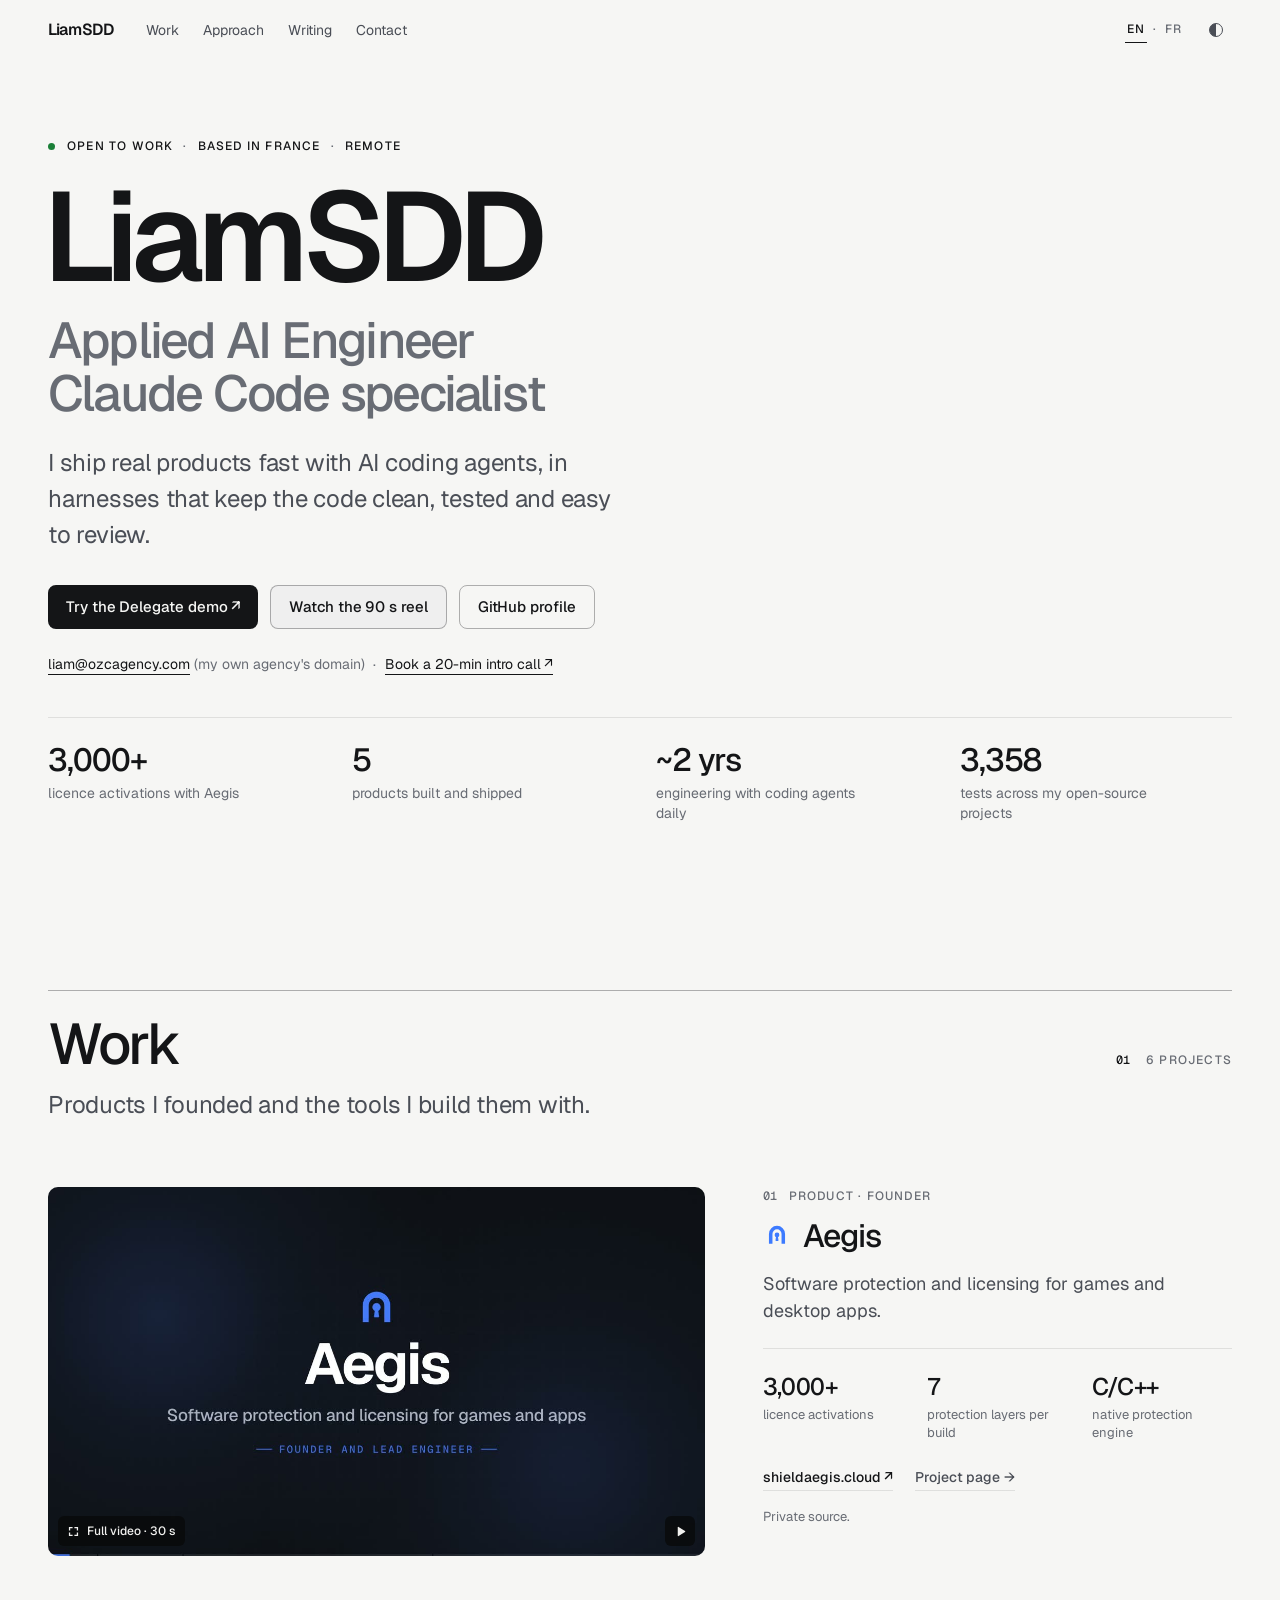
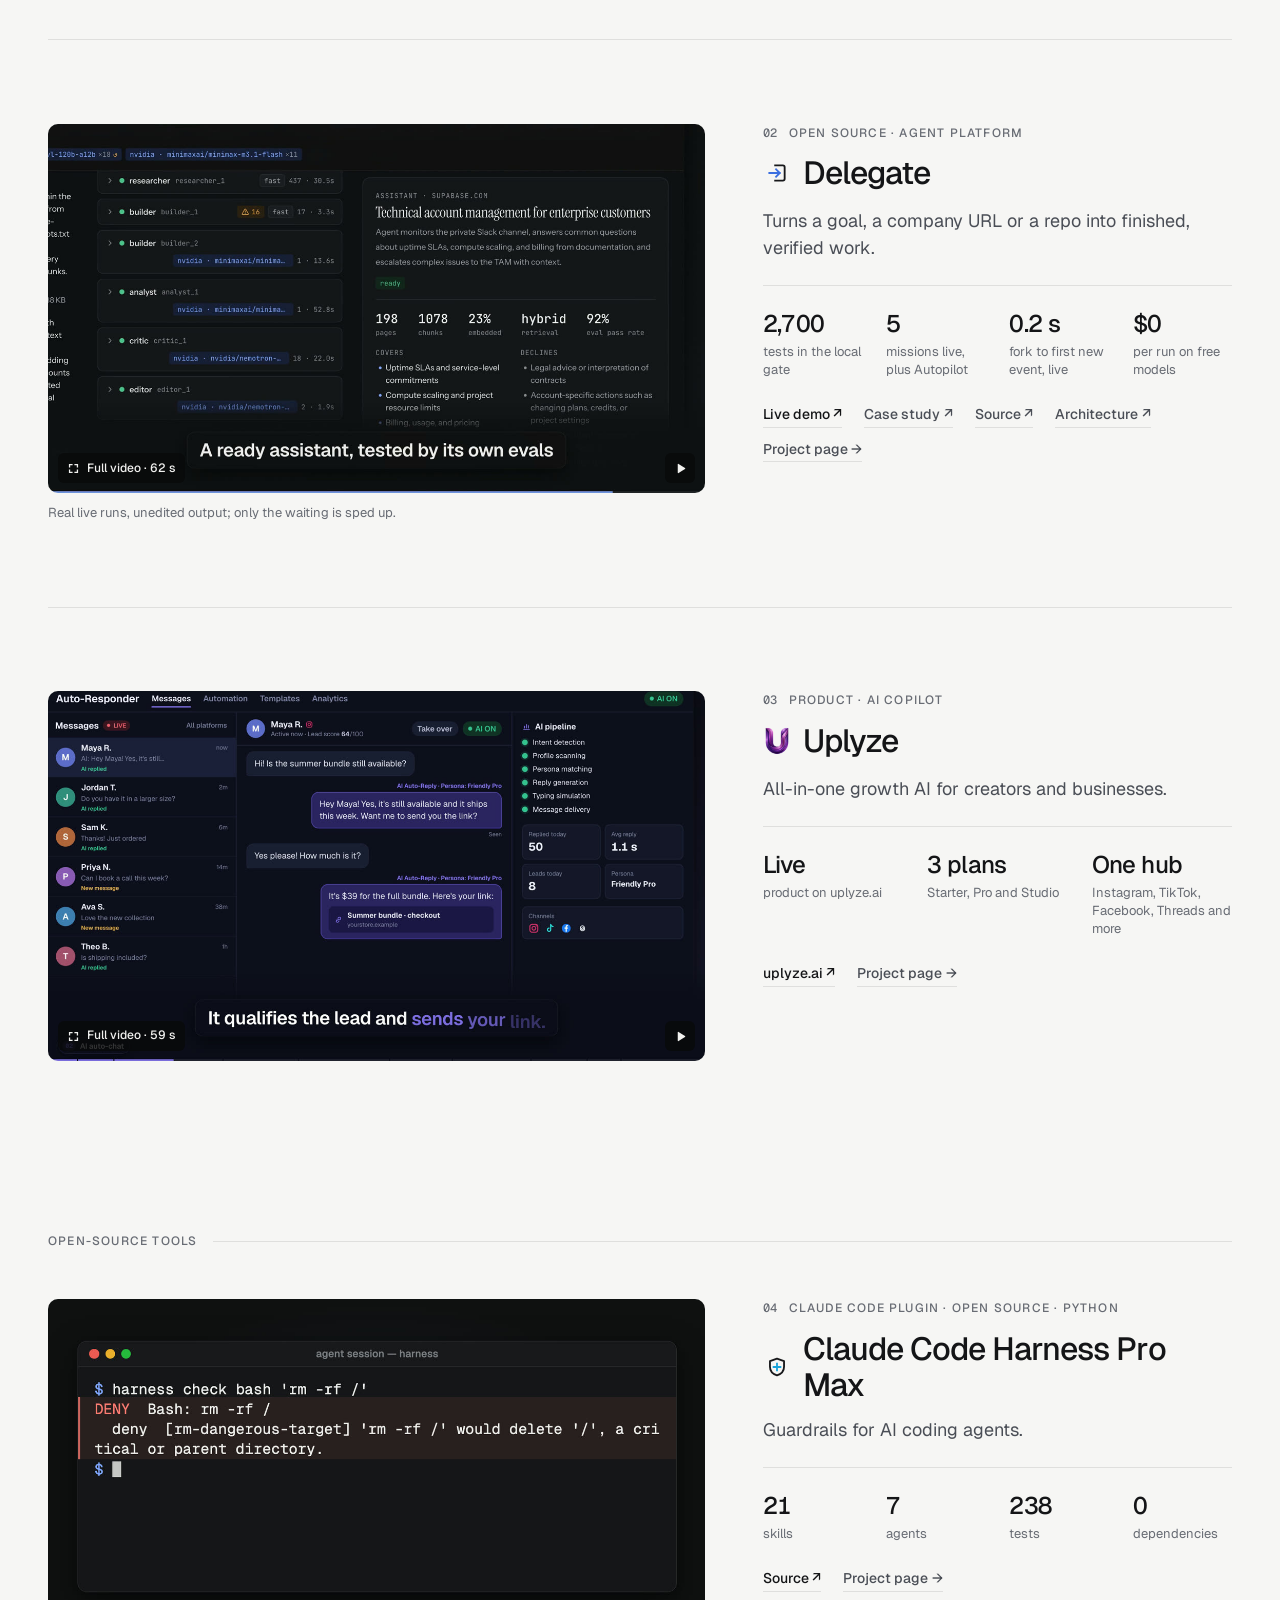
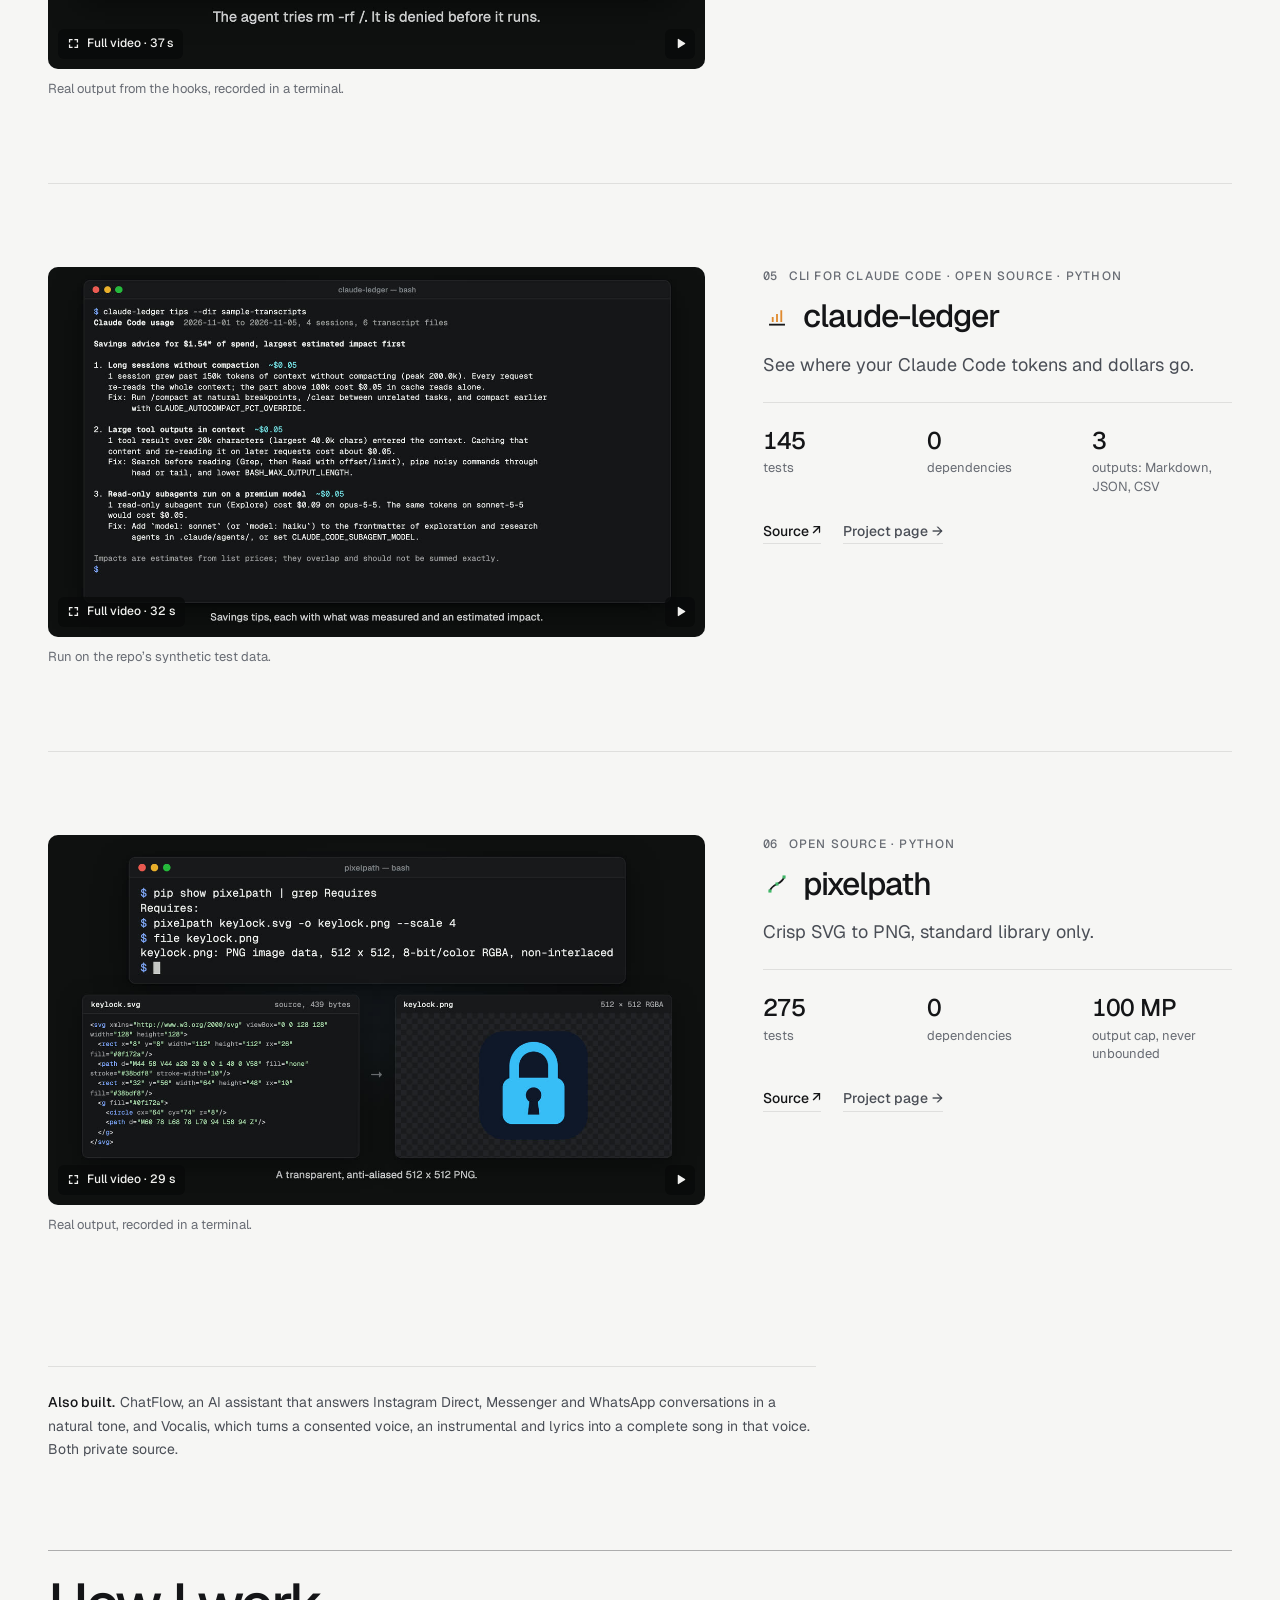
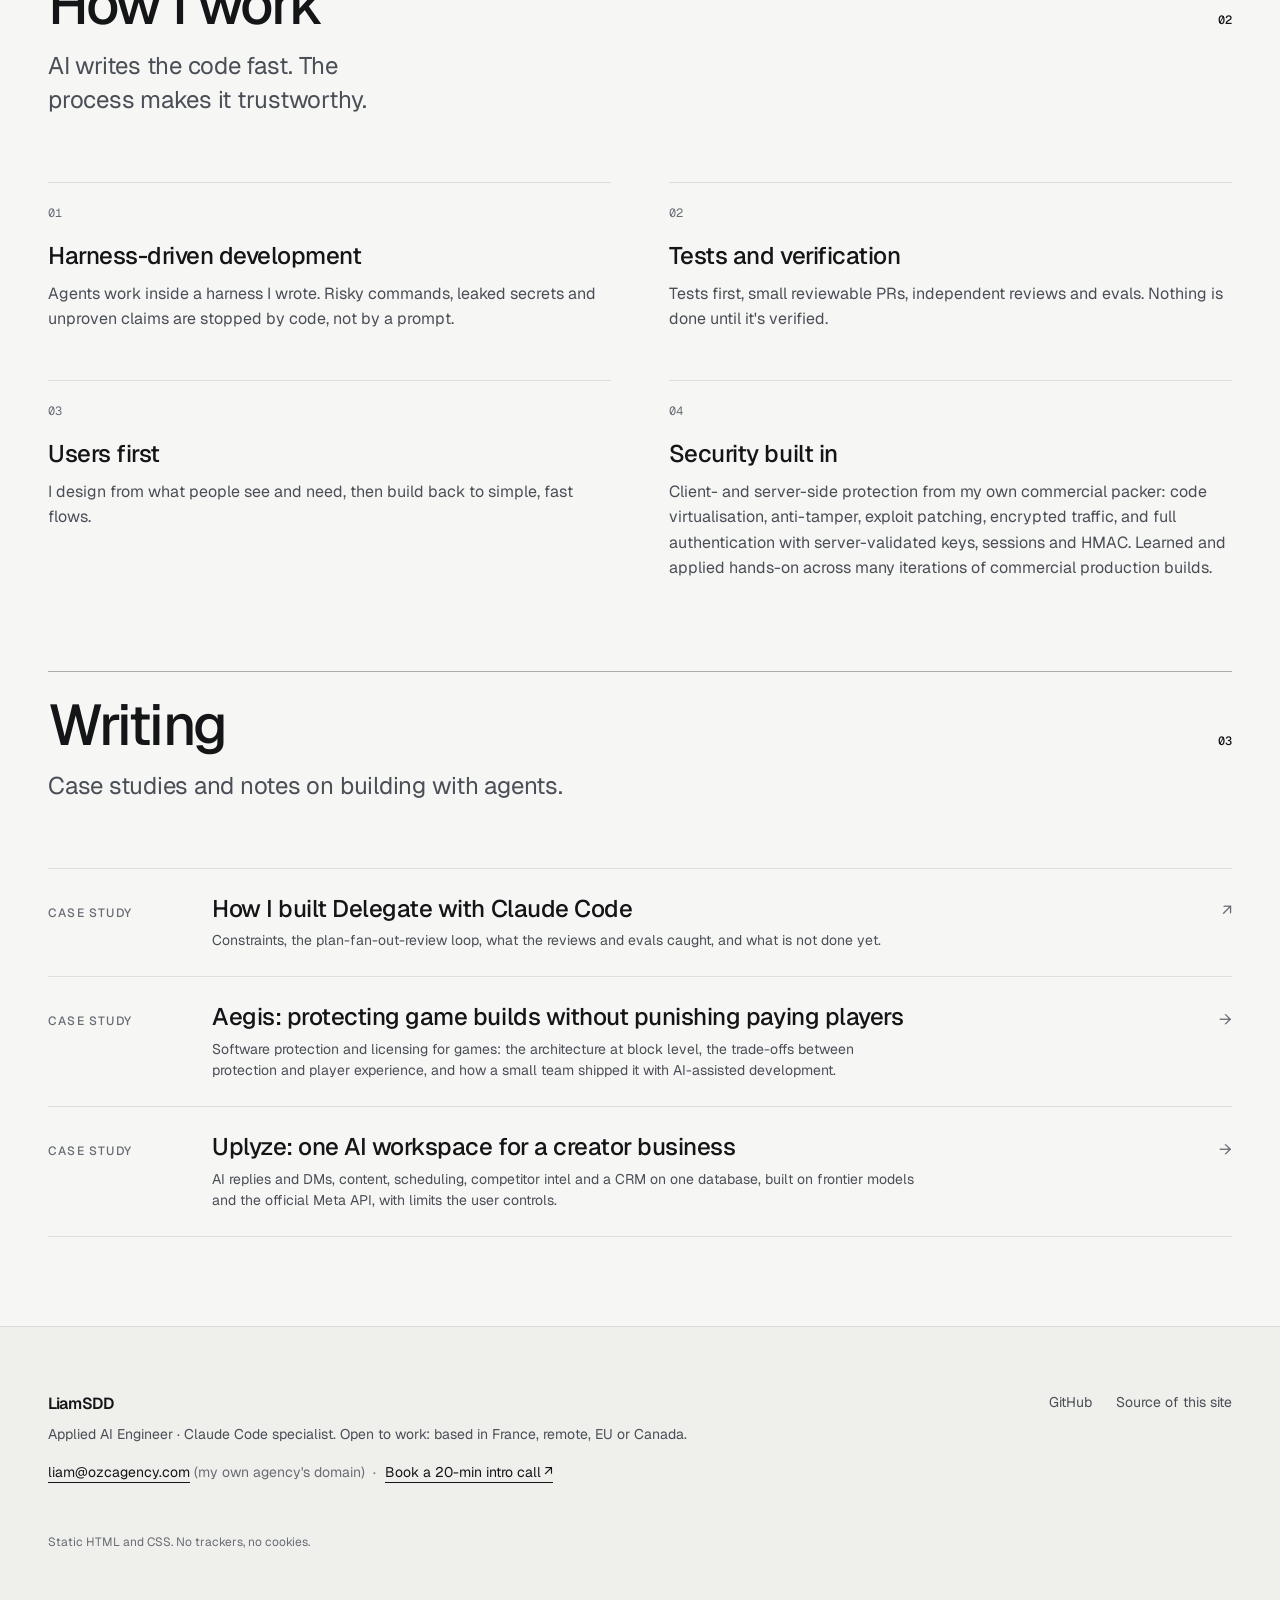
<file: index.html>
<!doctype html>
<html lang="en">
<head>
<meta charset="utf-8">
<meta name="viewport" content="width=device-width, initial-scale=1">
<title>LiamSDD · Applied AI Engineer</title>
<meta name="description" content="LiamSDD, Applied AI Engineer and Claude Code specialist. I ship real products fast with AI coding agents, in harnesses that keep the code clean, tested and easy to review. Open to work: based in France, remote, EU or Canada.">
<meta name="color-scheme" content="dark light">
<meta name="theme-color" content="#0b0c0e">
<link rel="canonical" href="https://liamsdd.github.io/">
<link rel="alternate" hreflang="en" href="https://liamsdd.github.io/">
<link rel="alternate" hreflang="fr" href="https://liamsdd.github.io/?lang=fr">
<link rel="alternate" hreflang="x-default" href="https://liamsdd.github.io/">
<meta property="og:type" content="website">
<meta property="og:url" content="https://liamsdd.github.io/">
<meta property="og:title" content="LiamSDD · Applied AI Engineer">
<meta property="og:description" content="Applied AI Engineer and Claude Code specialist. Aegis, Delegate, Uplyze and open-source tools for coding agents.">
<meta property="og:image" content="https://liamsdd.github.io/assets/og-v2.png">
<meta property="og:locale" content="en_US">
<meta property="og:locale:alternate" content="fr_FR">
<meta name="twitter:card" content="summary_large_image">
<link rel="icon" href="/assets/favicon.svg" type="image/svg+xml">
<link rel="preconnect" href="https://fonts.googleapis.com">
<link rel="preconnect" href="https://fonts.gstatic.com" crossorigin>
<link rel="stylesheet" href="https://fonts.googleapis.com/css2?family=Geist:wght@400;500;600&family=Geist+Mono:wght@400;500&display=swap">
<link rel="preload" href="/data/projects.json" as="fetch" crossorigin>
<link rel="preload" href="/data/media.json" as="fetch" crossorigin>
<link rel="stylesheet" href="/css/site.css">
<script src="/js/boot.js"></script>
<script src="/js/app.js" defer></script>
</head>
<body data-page="home">
<a class="skip" href="#main" data-i18n="skip">Skip to content</a>

<header class="site-header">
  <div class="wrap bar">
    <a class="wordmark" href="/" data-i18n-aria="nav.home" aria-label="LiamSDD, home">LiamSDD</a>
    <nav class="nav" data-i18n-aria="nav.primary" aria-label="Primary">
      <a href="/#work" data-i18n="nav.work">Work</a>
      <a href="/#approach" data-i18n="nav.approach">Approach</a>
      <a href="/#writing" data-i18n="nav.writing">Writing</a>
      <a href="#contact" data-i18n="nav.contact">Contact</a>
    </nav>
    <div class="bar-end">
      <div class="lang" role="group" data-i18n-aria="nav.lang" aria-label="Language">
        <a href="?lang=en" hreflang="en" lang="en" data-lang="en">EN</a><span aria-hidden="true">·</span><a href="?lang=fr" hreflang="fr" lang="fr" data-lang="fr">FR</a>
      </div>
      <button class="theme-toggle" type="button" aria-label="Switch colour theme"><span aria-hidden="true"></span></button>
    </div>
  </div>
</header>

<main id="main">
  <section class="hero" aria-labelledby="hero-title">
    <div class="wrap">
      <p class="status"><span class="dot" aria-hidden="true"></span><span data-i18n="hero.status1">Open to work</span><span class="mid" aria-hidden="true">·</span><span data-i18n="hero.status2">Based in France</span><span class="mid" aria-hidden="true">·</span><span data-i18n="hero.status3">Remote</span></p>
      <h1 id="hero-title"><span class="name">LiamSDD</span><span class="vh">, </span><span class="role"><span class="r1" data-i18n="hero.role1">Applied AI Engineer</span><span class="vh"> · </span><span class="r2" data-i18n="hero.role2">Claude Code specialist</span></span></h1>
      <p class="lede" data-i18n="hero.lede">I ship real products fast with AI coding agents, in harnesses that keep the code clean, tested and easy to review.</p>
      <div class="actions">
        <a class="btn btn-primary" href="https://trydelegate.app" rel="noopener"><span data-i18n="hero.demo">Try the Delegate demo</span><span class="arrow" aria-hidden="true">↗</span></a>
        <button class="btn btn-secondary m-full" type="button" data-full="media/reel.mp4" data-poster="media/reel-poster.jpg" data-title="LiamSDD · 90 s" data-i18n="hero.reel">Watch the 90 s reel</button>
        <a class="btn btn-secondary" href="https://github.com/LiamSDD" rel="noopener" data-i18n="hero.github">GitHub profile</a>
      </div>
      <p class="contact-line" data-contact-line hidden></p>
    </div>
    <div class="wrap">
      <dl class="stats" id="stats" data-i18n-aria="hero.stats" aria-label="Highlights"></dl>
    </div>
  </section>

  <section class="section" id="work" aria-labelledby="work-title">
    <div class="wrap">
      <header class="sec-head">
        <div class="sec-row"><h2 id="work-title" data-i18n="sections.work">Work</h2><span class="sec-meta"><span class="sec-num" aria-hidden="true">01</span><span id="work-meta"></span></span></div>
        <p class="sec-dek" data-i18n="sections.workDek">Products I founded and the tools I build them with.</p>
      </header>
      <div id="projects" class="projects"></div>
      <p class="also" id="also"></p>
    </div>
  </section>

  <section class="section" id="approach" aria-labelledby="approach-title">
    <div class="wrap">
      <header class="sec-head">
        <div class="sec-row"><h2 id="approach-title" data-i18n="sections.approach">How I work</h2><span class="sec-meta"><span class="sec-num" aria-hidden="true">02</span></span></div>
        <p class="sec-dek" data-i18n="sections.approachDek">AI writes the code fast. The process makes it trustworthy.</p>
      </header>
      <ol class="principles">
        <li data-reveal><span class="p-num">01</span><h3 data-i18n="approach.0.title">Harness-driven development</h3><p data-i18n="approach.0.body">Agents work inside a harness I wrote. Risky commands, leaked secrets and unproven claims are stopped by code, not by a prompt.</p></li>
        <li data-reveal><span class="p-num">02</span><h3 data-i18n="approach.1.title">Tests and verification</h3><p data-i18n="approach.1.body">Tests first, small reviewable PRs, independent reviews and evals. Nothing is done until it's verified.</p></li>
        <li data-reveal><span class="p-num">03</span><h3 data-i18n="approach.2.title">Users first</h3><p data-i18n="approach.2.body">I design from what people see and need, then build back to simple, fast flows.</p></li>
        <li data-reveal><span class="p-num">04</span><h3 data-i18n="approach.3.title">Security built in</h3><p data-i18n="approach.3.body">Client- and server-side protection from my own commercial packer: code virtualisation, anti-tamper, exploit patching, encrypted traffic, and full authentication with server-validated keys, sessions and HMAC. Learned and applied hands-on across many iterations of commercial production builds.</p></li>
      </ol>
    </div>
  </section>

  <section class="section" id="writing" aria-labelledby="writing-title">
    <div class="wrap">
      <header class="sec-head">
        <div class="sec-row"><h2 id="writing-title" data-i18n="sections.writing">Writing</h2><span class="sec-meta"><span class="sec-num" aria-hidden="true">03</span></span></div>
        <p class="sec-dek" data-i18n="sections.writingDek">Case studies and notes on building with agents.</p>
      </header>
      <ul class="writing-list" id="writing-list"></ul>
    </div>
  </section>
</main>

<footer class="site-footer" id="contact">
  <div class="wrap foot">
    <div class="foot-main">
      <p class="foot-name">LiamSDD</p>
      <p class="foot-meta" data-i18n="footer.meta">Applied AI Engineer · Claude Code specialist. Open to work: based in France, remote, EU or Canada.</p>
      <p class="contact-line" data-contact-line hidden></p>
    </div>
    <ul class="foot-links">
      <li><a href="https://github.com/LiamSDD" rel="noopener" data-i18n="footer.github">GitHub</a></li>
      <li><a data-source href="https://github.com/LiamSDD/LiamSDD.github.io" rel="noopener" data-i18n="footer.source">Source of this site</a></li>
    </ul>
  </div>
  <div class="wrap foot-note"><p data-i18n="footer.note">Static HTML and CSS. No trackers, no cookies.</p></div>
</footer>

<dialog class="player" id="player" aria-labelledby="player-title">
  <div class="player-inner">
    <div class="player-bar">
      <p id="player-title" class="player-title"></p>
      <button type="button" class="player-close" data-i18n-aria="card.closeLabel" aria-label="Close video"><span data-i18n="card.close">Close</span><kbd aria-hidden="true">Esc</kbd></button>
    </div>
    <video controls playsinline preload="none"></video>
    <p class="player-note"></p>
  </div>
</dialog>
</body>
</html>
</file>
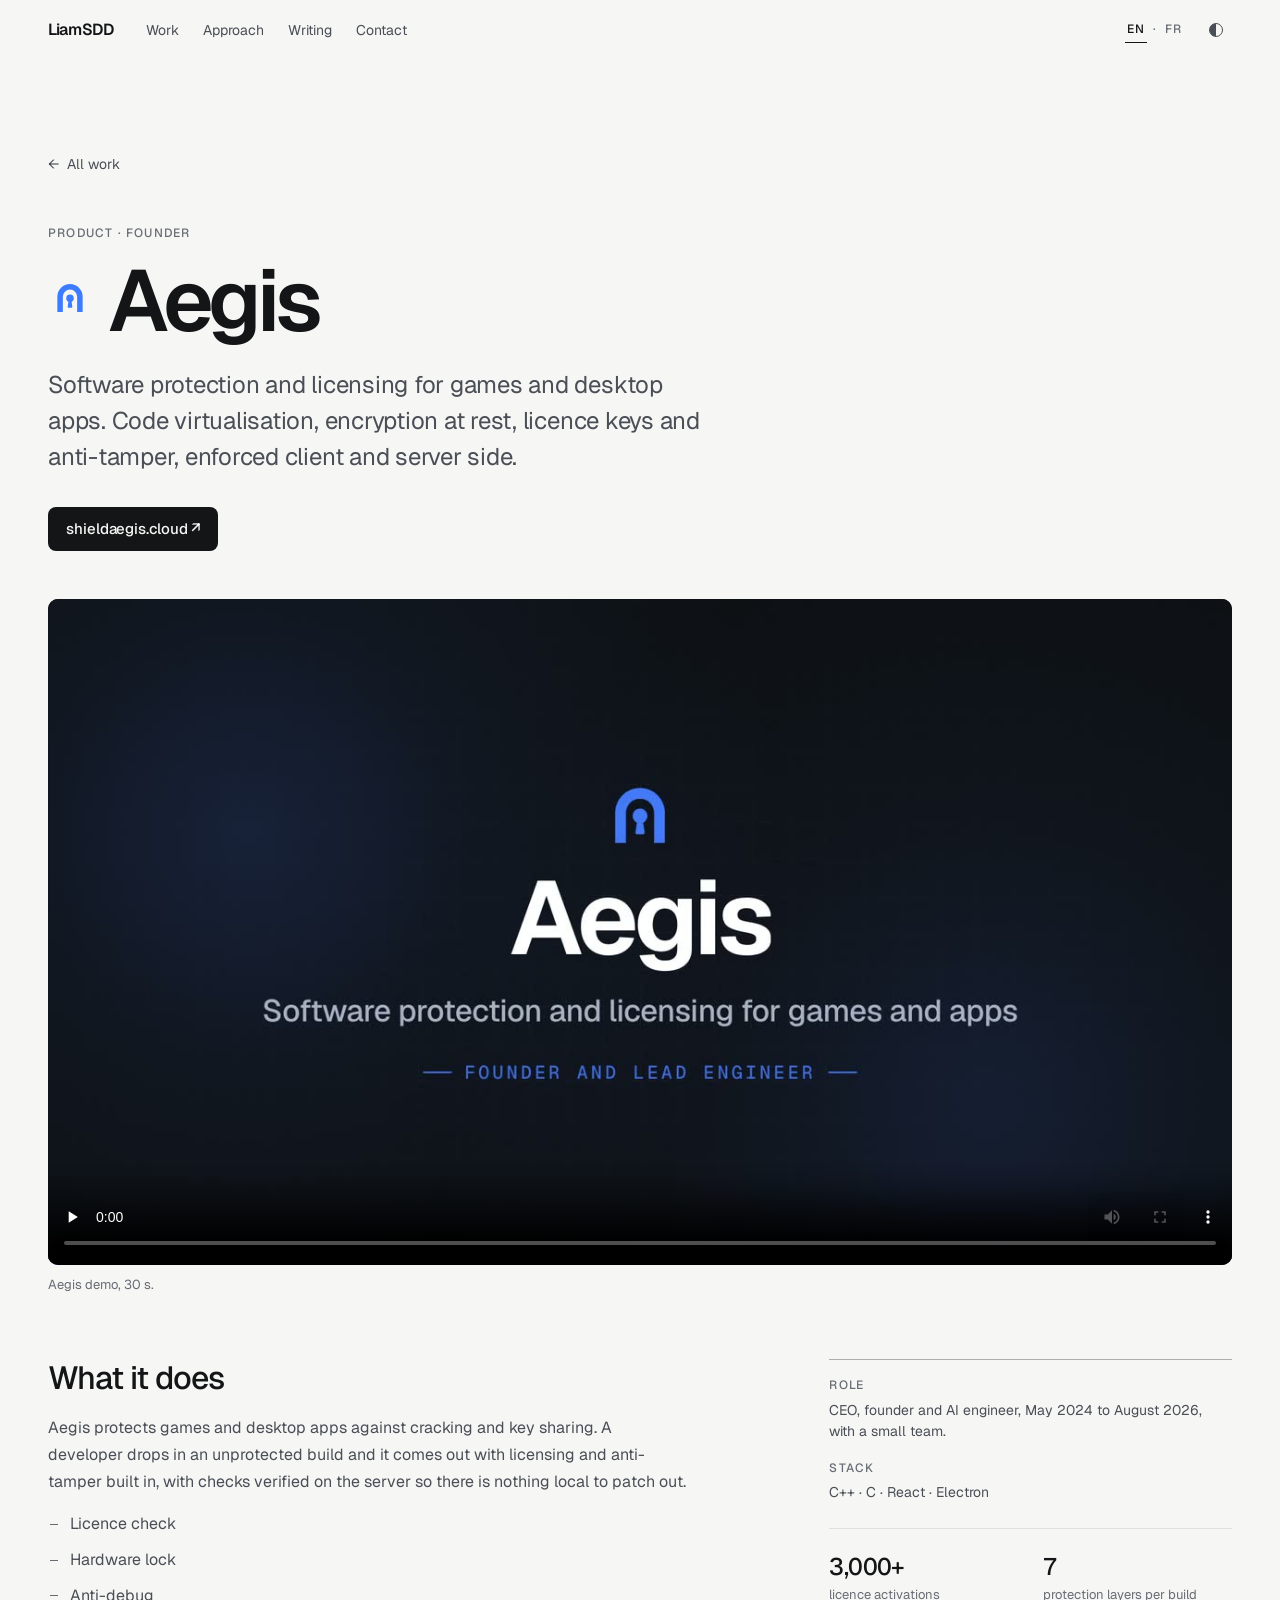
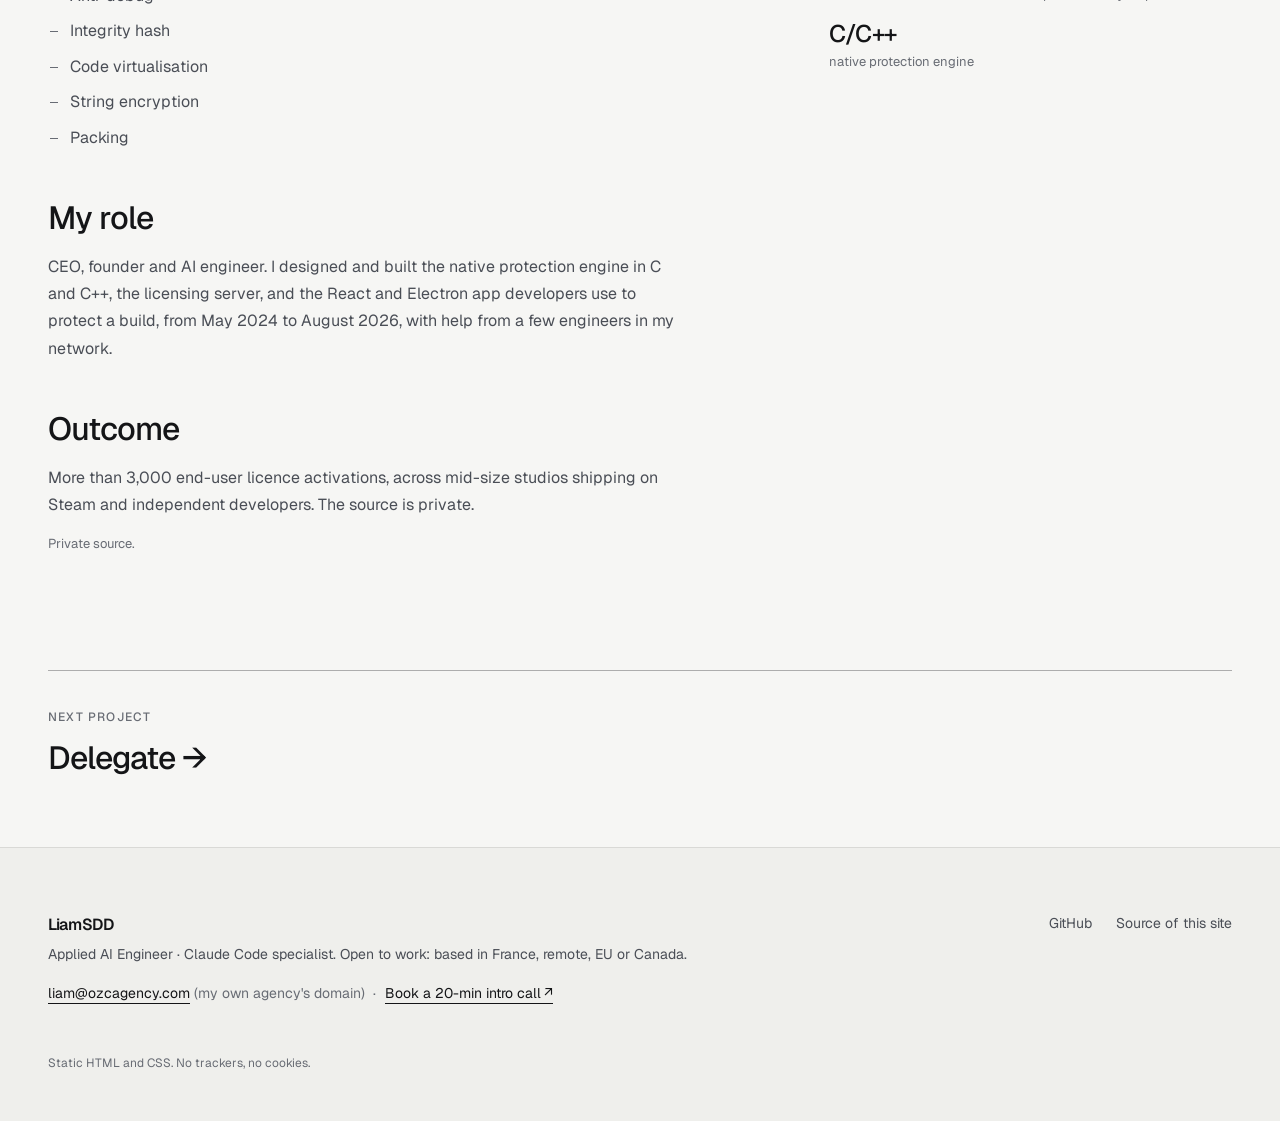
<file: work/aegis/index.html>
<!doctype html>
<html lang="en">
<head>
<meta charset="utf-8">
<meta name="viewport" content="width=device-width, initial-scale=1">
<title>Aegis · LiamSDD</title>
<meta name="description" content="Software protection and licensing for games and desktop apps. Code virtualisation, encryption at rest, licence keys and anti-tamper, enforced client and server side.">
<meta name="color-scheme" content="dark light">
<meta name="theme-color" content="#0b0c0e">
<link rel="canonical" href="https://liamsdd.github.io/work/aegis/">
<link rel="alternate" hreflang="en" href="https://liamsdd.github.io/work/aegis/">
<link rel="alternate" hreflang="fr" href="https://liamsdd.github.io/work/aegis/?lang=fr">
<link rel="alternate" hreflang="x-default" href="https://liamsdd.github.io/work/aegis/">
<meta property="og:type" content="article">
<meta property="og:url" content="https://liamsdd.github.io/work/aegis/">
<meta property="og:title" content="Aegis · LiamSDD">
<meta property="og:description" content="Software protection and licensing for games and desktop apps. Code virtualisation, encryption at rest, licence keys and anti-tamper, enforced client and server side.">
<meta property="og:image" content="https://liamsdd.github.io/assets/og-v2.png">
<meta property="og:locale" content="en_US">
<meta property="og:locale:alternate" content="fr_FR">
<meta name="twitter:card" content="summary_large_image">
<link rel="icon" href="/assets/favicon.svg" type="image/svg+xml">
<link rel="preconnect" href="https://fonts.googleapis.com">
<link rel="preconnect" href="https://fonts.gstatic.com" crossorigin>
<link rel="stylesheet" href="https://fonts.googleapis.com/css2?family=Geist:wght@400;500;600&family=Geist+Mono:wght@400;500&display=swap">
<link rel="preload" href="/data/projects.json" as="fetch" crossorigin>
<link rel="stylesheet" href="/css/site.css">
<script src="/js/boot.js"></script>
<script src="/js/app.js" defer></script>
</head>
<body data-page="project" data-id="aegis">
<a class="skip" href="#main" data-i18n="skip">Skip to content</a>

<header class="site-header">
  <div class="wrap bar">
    <a class="wordmark" href="/" data-i18n-aria="nav.home" aria-label="LiamSDD, home">LiamSDD</a>
    <nav class="nav" data-i18n-aria="nav.primary" aria-label="Primary">
      <a href="/#work" data-i18n="nav.work">Work</a>
      <a href="/#approach" data-i18n="nav.approach">Approach</a>
      <a href="/#writing" data-i18n="nav.writing">Writing</a>
      <a href="#contact" data-i18n="nav.contact">Contact</a>
    </nav>
    <div class="bar-end">
      <div class="lang" role="group" data-i18n-aria="nav.lang" aria-label="Language">
        <a href="?lang=en" hreflang="en" lang="en" data-lang="en">EN</a><span aria-hidden="true">·</span><a href="?lang=fr" hreflang="fr" lang="fr" data-lang="fr">FR</a>
      </div>
      <button class="theme-toggle" type="button" aria-label="Switch colour theme"><span aria-hidden="true"></span></button>
    </div>
  </div>
</header>

<main id="main">
  <div class="wrap pp-hero">
    <a class="back" href="/#aegis"><span aria-hidden="true">←</span>All work</a>
    <div class="pp-title"><h1>Aegis</h1></div>
    <p class="lede">Software protection and licensing for games and desktop apps.</p>
    <noscript><p class="lede">The details on this page need JavaScript. The source is on <a class="u" href="https://github.com/LiamSDD">GitHub</a>.</p></noscript>
  </div>
</main>

<footer class="site-footer" id="contact">
  <div class="wrap foot">
    <div class="foot-main">
      <p class="foot-name">LiamSDD</p>
      <p class="foot-meta" data-i18n="footer.meta">Applied AI Engineer · Claude Code specialist. Open to work: based in France, remote, EU or Canada.</p>
      <p class="contact-line" data-contact-line hidden></p>
    </div>
    <ul class="foot-links">
      <li><a href="https://github.com/LiamSDD" rel="noopener" data-i18n="footer.github">GitHub</a></li>
      <li><a data-source href="https://github.com/LiamSDD/LiamSDD.github.io" rel="noopener" data-i18n="footer.source">Source of this site</a></li>
    </ul>
  </div>
  <div class="wrap foot-note"><p data-i18n="footer.note">Static HTML and CSS. No trackers, no cookies.</p></div>
</footer>

<dialog class="player" id="player" aria-labelledby="player-title">
  <div class="player-inner">
    <div class="player-bar">
      <p id="player-title" class="player-title"></p>
      <button type="button" class="player-close" data-i18n-aria="card.closeLabel" aria-label="Close video"><span data-i18n="card.close">Close</span><kbd aria-hidden="true">Esc</kbd></button>
    </div>
    <video controls playsinline preload="none"></video>
    <p class="player-note"></p>
  </div>
</dialog>
</body>
</html>
</file>
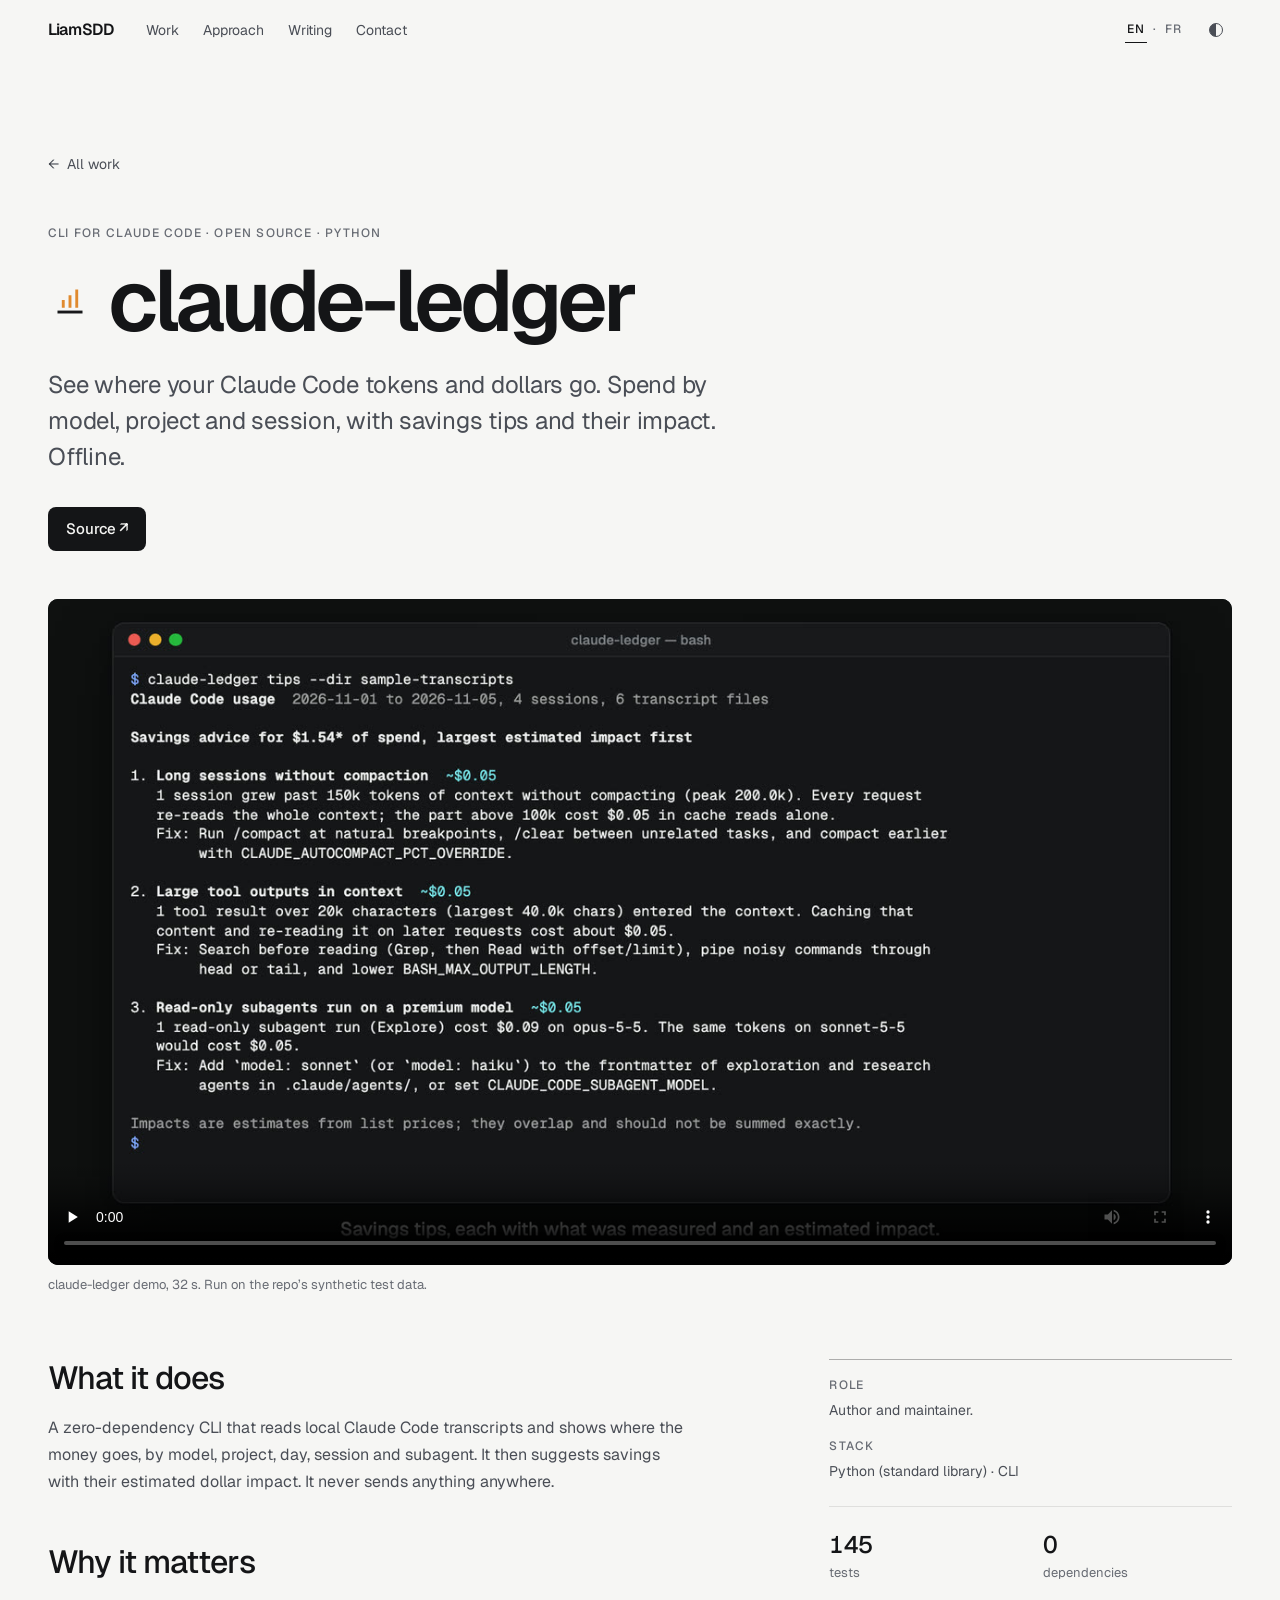
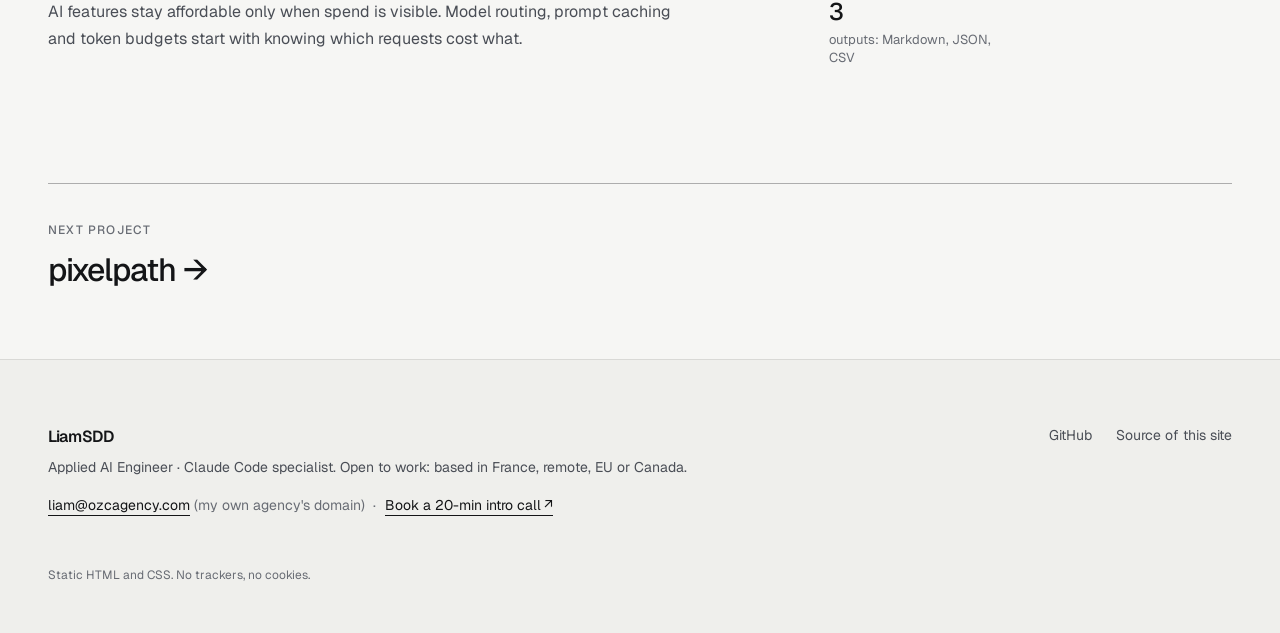
<file: work/claude-ledger/index.html>
<!doctype html>
<html lang="en">
<head>
<meta charset="utf-8">
<meta name="viewport" content="width=device-width, initial-scale=1">
<title>claude-ledger · LiamSDD</title>
<meta name="description" content="See where your Claude Code tokens and dollars go. Spend by model, project and session, with savings tips and their impact. Offline.">
<meta name="color-scheme" content="dark light">
<meta name="theme-color" content="#0b0c0e">
<link rel="canonical" href="https://liamsdd.github.io/work/claude-ledger/">
<link rel="alternate" hreflang="en" href="https://liamsdd.github.io/work/claude-ledger/">
<link rel="alternate" hreflang="fr" href="https://liamsdd.github.io/work/claude-ledger/?lang=fr">
<link rel="alternate" hreflang="x-default" href="https://liamsdd.github.io/work/claude-ledger/">
<meta property="og:type" content="article">
<meta property="og:url" content="https://liamsdd.github.io/work/claude-ledger/">
<meta property="og:title" content="claude-ledger · LiamSDD">
<meta property="og:description" content="See where your Claude Code tokens and dollars go. Spend by model, project and session, with savings tips and their impact. Offline.">
<meta property="og:image" content="https://liamsdd.github.io/assets/og-v2.png">
<meta property="og:locale" content="en_US">
<meta property="og:locale:alternate" content="fr_FR">
<meta name="twitter:card" content="summary_large_image">
<link rel="icon" href="/assets/favicon.svg" type="image/svg+xml">
<link rel="preconnect" href="https://fonts.googleapis.com">
<link rel="preconnect" href="https://fonts.gstatic.com" crossorigin>
<link rel="stylesheet" href="https://fonts.googleapis.com/css2?family=Geist:wght@400;500;600&family=Geist+Mono:wght@400;500&display=swap">
<link rel="preload" href="/data/projects.json" as="fetch" crossorigin>
<link rel="stylesheet" href="/css/site.css">
<script src="/js/boot.js"></script>
<script src="/js/app.js" defer></script>
</head>
<body data-page="project" data-id="claude-ledger">
<a class="skip" href="#main" data-i18n="skip">Skip to content</a>

<header class="site-header">
  <div class="wrap bar">
    <a class="wordmark" href="/" data-i18n-aria="nav.home" aria-label="LiamSDD, home">LiamSDD</a>
    <nav class="nav" data-i18n-aria="nav.primary" aria-label="Primary">
      <a href="/#work" data-i18n="nav.work">Work</a>
      <a href="/#approach" data-i18n="nav.approach">Approach</a>
      <a href="/#writing" data-i18n="nav.writing">Writing</a>
      <a href="#contact" data-i18n="nav.contact">Contact</a>
    </nav>
    <div class="bar-end">
      <div class="lang" role="group" data-i18n-aria="nav.lang" aria-label="Language">
        <a href="?lang=en" hreflang="en" lang="en" data-lang="en">EN</a><span aria-hidden="true">·</span><a href="?lang=fr" hreflang="fr" lang="fr" data-lang="fr">FR</a>
      </div>
      <button class="theme-toggle" type="button" aria-label="Switch colour theme"><span aria-hidden="true"></span></button>
    </div>
  </div>
</header>

<main id="main">
  <div class="wrap pp-hero">
    <a class="back" href="/#claude-ledger"><span aria-hidden="true">←</span>All work</a>
    <div class="pp-title"><h1>claude-ledger</h1></div>
    <p class="lede">See where your Claude Code tokens and dollars go.</p>
    <noscript><p class="lede">The details on this page need JavaScript. The source is on <a class="u" href="https://github.com/LiamSDD">GitHub</a>.</p></noscript>
  </div>
</main>

<footer class="site-footer" id="contact">
  <div class="wrap foot">
    <div class="foot-main">
      <p class="foot-name">LiamSDD</p>
      <p class="foot-meta" data-i18n="footer.meta">Applied AI Engineer · Claude Code specialist. Open to work: based in France, remote, EU or Canada.</p>
      <p class="contact-line" data-contact-line hidden></p>
    </div>
    <ul class="foot-links">
      <li><a href="https://github.com/LiamSDD" rel="noopener" data-i18n="footer.github">GitHub</a></li>
      <li><a data-source href="https://github.com/LiamSDD/LiamSDD.github.io" rel="noopener" data-i18n="footer.source">Source of this site</a></li>
    </ul>
  </div>
  <div class="wrap foot-note"><p data-i18n="footer.note">Static HTML and CSS. No trackers, no cookies.</p></div>
</footer>

<dialog class="player" id="player" aria-labelledby="player-title">
  <div class="player-inner">
    <div class="player-bar">
      <p id="player-title" class="player-title"></p>
      <button type="button" class="player-close" data-i18n-aria="card.closeLabel" aria-label="Close video"><span data-i18n="card.close">Close</span><kbd aria-hidden="true">Esc</kbd></button>
    </div>
    <video controls playsinline preload="none"></video>
    <p class="player-note"></p>
  </div>
</dialog>
</body>
</html>
</file>
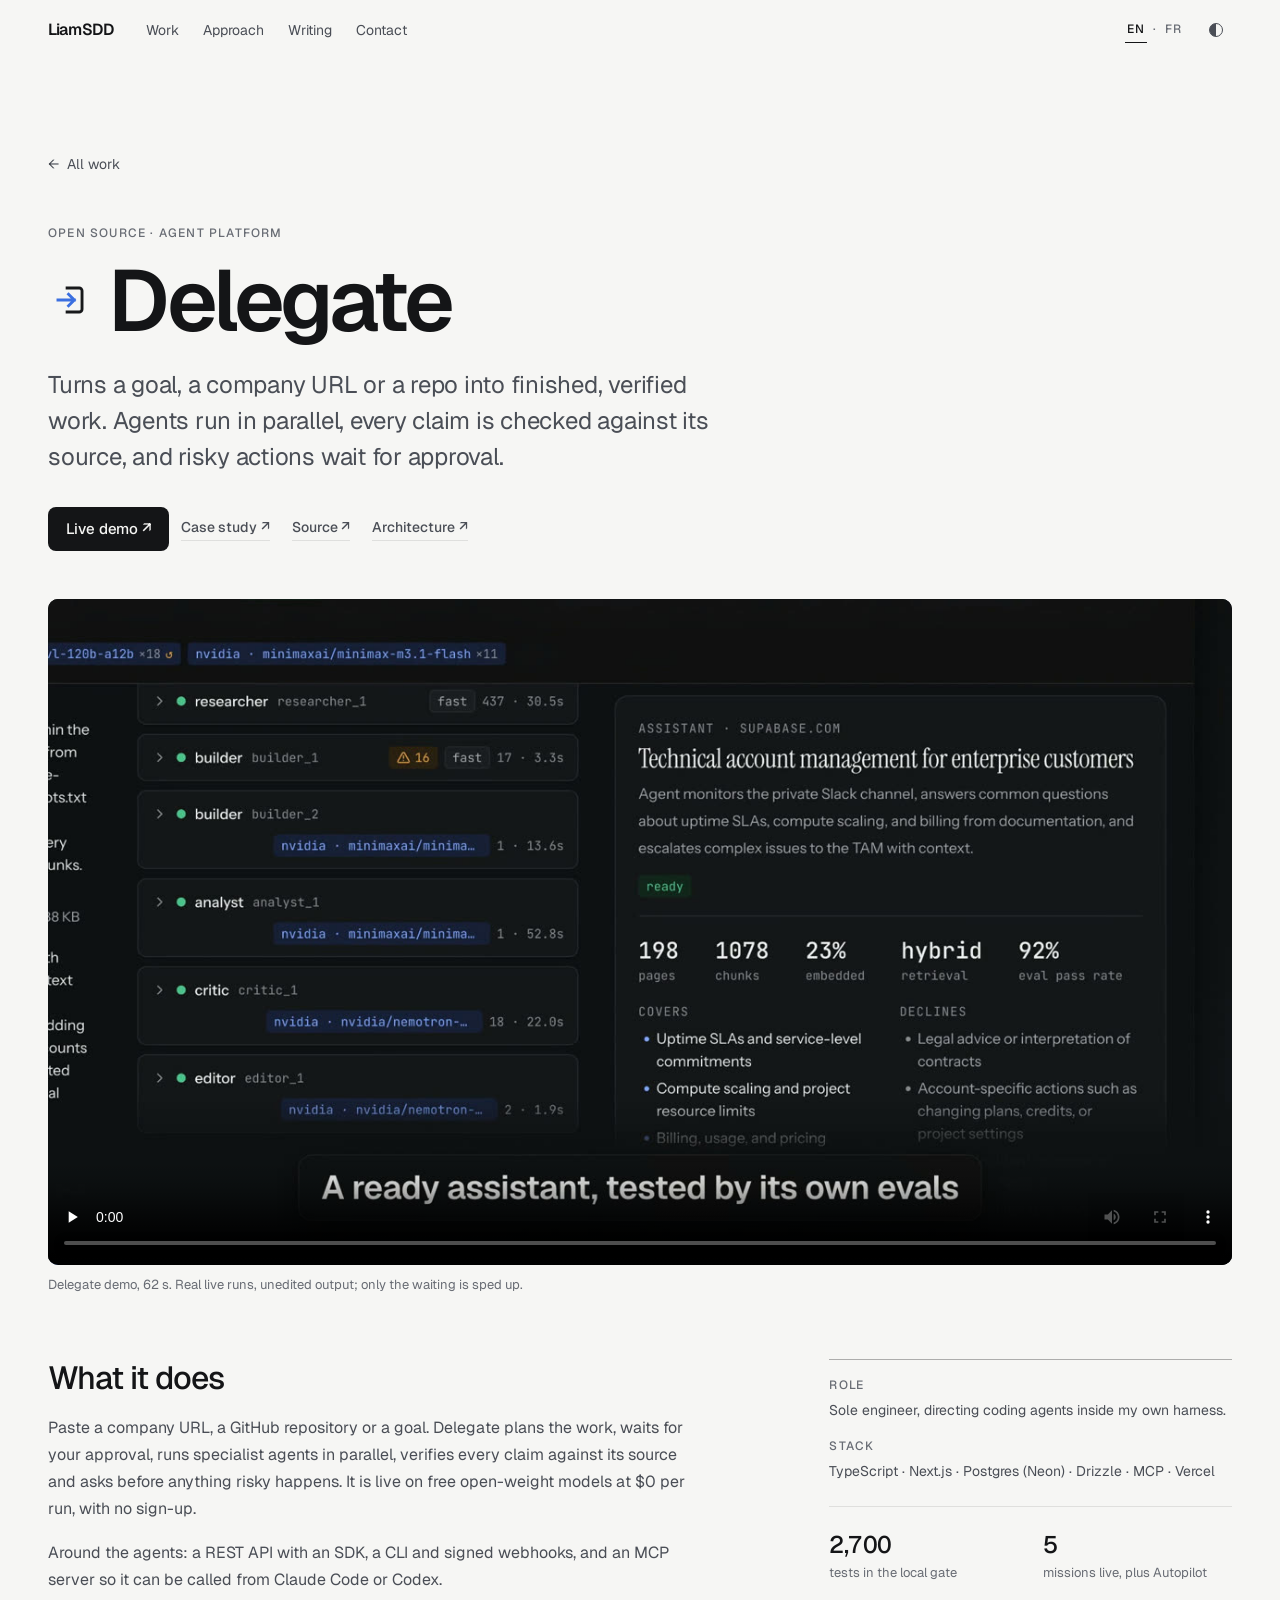
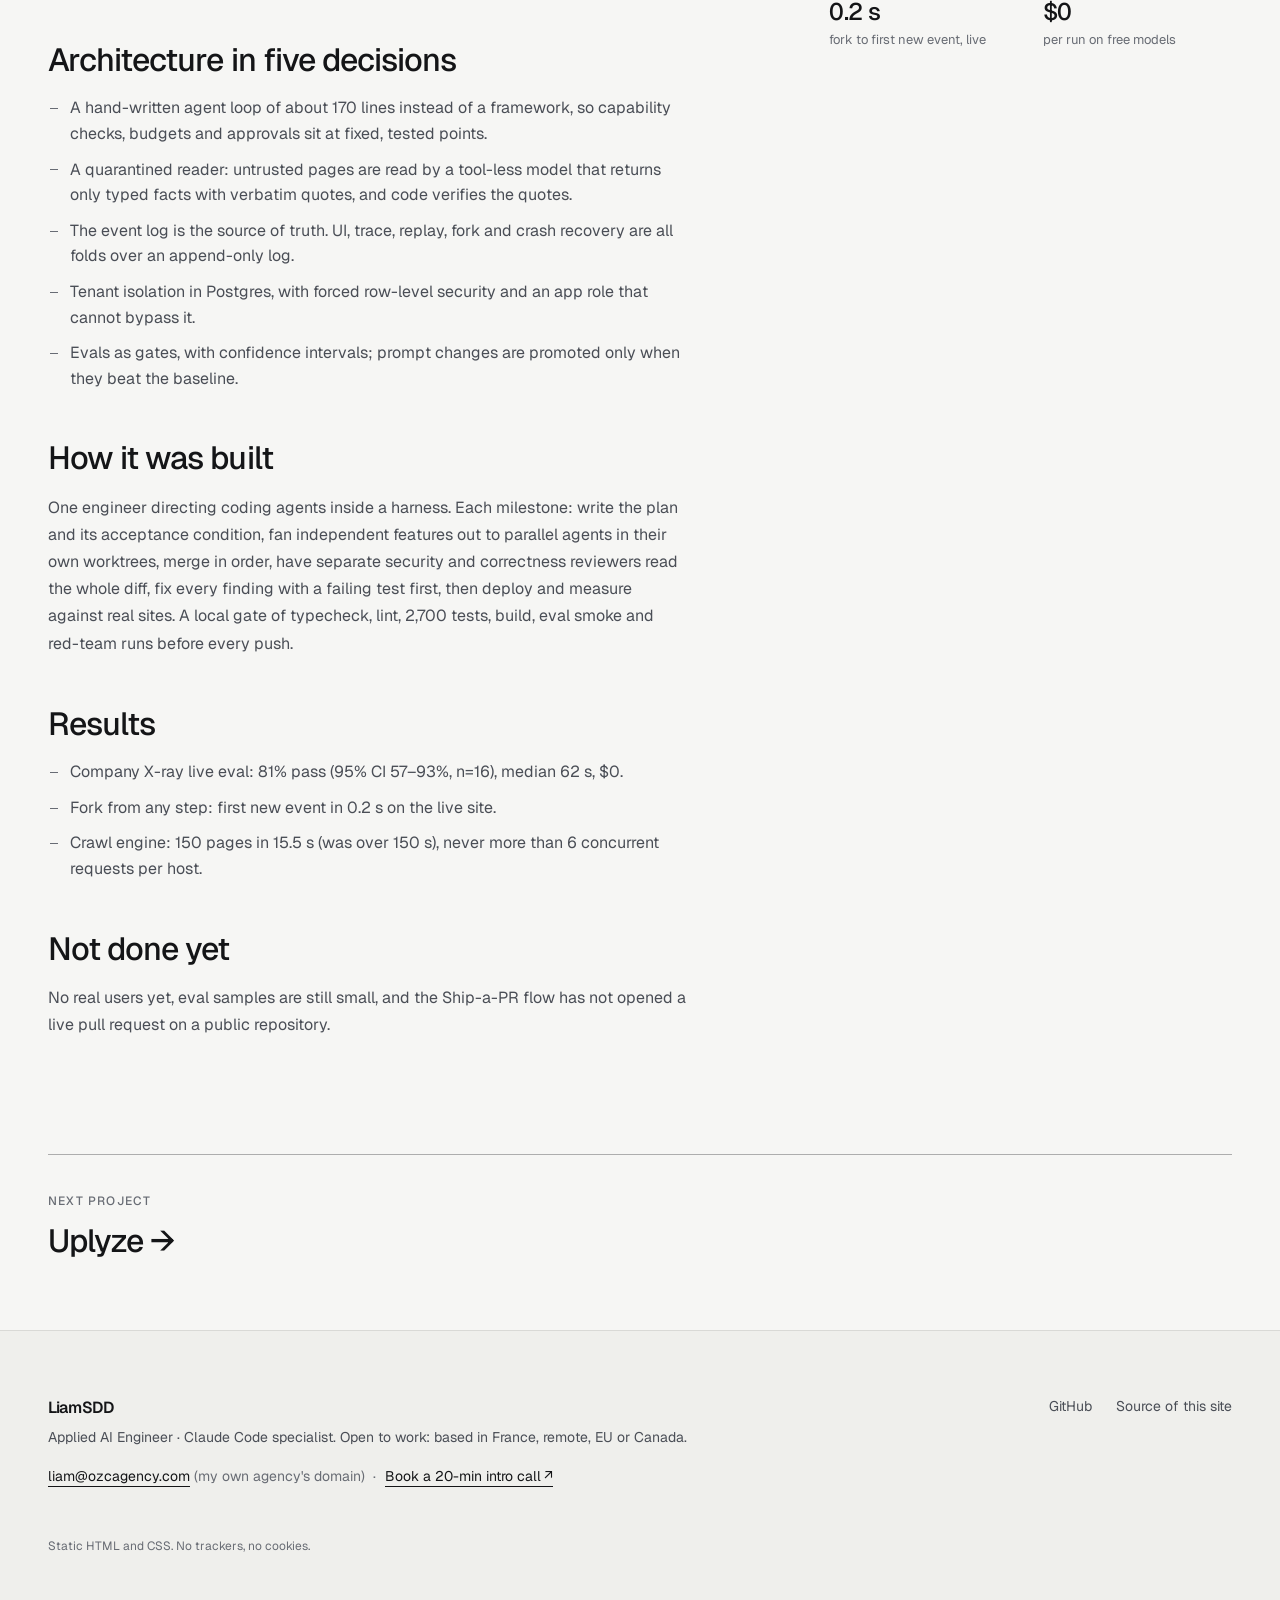
<file: work/delegate/index.html>
<!doctype html>
<html lang="en">
<head>
<meta charset="utf-8">
<meta name="viewport" content="width=device-width, initial-scale=1">
<title>Delegate · LiamSDD</title>
<meta name="description" content="Turns a goal, a company URL or a repo into finished, verified work. Agents run in parallel, every claim is checked against its source, and risky actions wait for approval.">
<meta name="color-scheme" content="dark light">
<meta name="theme-color" content="#0b0c0e">
<link rel="canonical" href="https://liamsdd.github.io/work/delegate/">
<link rel="alternate" hreflang="en" href="https://liamsdd.github.io/work/delegate/">
<link rel="alternate" hreflang="fr" href="https://liamsdd.github.io/work/delegate/?lang=fr">
<link rel="alternate" hreflang="x-default" href="https://liamsdd.github.io/work/delegate/">
<meta property="og:type" content="article">
<meta property="og:url" content="https://liamsdd.github.io/work/delegate/">
<meta property="og:title" content="Delegate · LiamSDD">
<meta property="og:description" content="Turns a goal, a company URL or a repo into finished, verified work. Agents run in parallel, every claim is checked against its source, and risky actions wait for approval.">
<meta property="og:image" content="https://liamsdd.github.io/assets/og-v2.png">
<meta property="og:locale" content="en_US">
<meta property="og:locale:alternate" content="fr_FR">
<meta name="twitter:card" content="summary_large_image">
<link rel="icon" href="/assets/favicon.svg" type="image/svg+xml">
<link rel="preconnect" href="https://fonts.googleapis.com">
<link rel="preconnect" href="https://fonts.gstatic.com" crossorigin>
<link rel="stylesheet" href="https://fonts.googleapis.com/css2?family=Geist:wght@400;500;600&family=Geist+Mono:wght@400;500&display=swap">
<link rel="preload" href="/data/projects.json" as="fetch" crossorigin>
<link rel="stylesheet" href="/css/site.css">
<script src="/js/boot.js"></script>
<script src="/js/app.js" defer></script>
</head>
<body data-page="project" data-id="delegate">
<a class="skip" href="#main" data-i18n="skip">Skip to content</a>

<header class="site-header">
  <div class="wrap bar">
    <a class="wordmark" href="/" data-i18n-aria="nav.home" aria-label="LiamSDD, home">LiamSDD</a>
    <nav class="nav" data-i18n-aria="nav.primary" aria-label="Primary">
      <a href="/#work" data-i18n="nav.work">Work</a>
      <a href="/#approach" data-i18n="nav.approach">Approach</a>
      <a href="/#writing" data-i18n="nav.writing">Writing</a>
      <a href="#contact" data-i18n="nav.contact">Contact</a>
    </nav>
    <div class="bar-end">
      <div class="lang" role="group" data-i18n-aria="nav.lang" aria-label="Language">
        <a href="?lang=en" hreflang="en" lang="en" data-lang="en">EN</a><span aria-hidden="true">·</span><a href="?lang=fr" hreflang="fr" lang="fr" data-lang="fr">FR</a>
      </div>
      <button class="theme-toggle" type="button" aria-label="Switch colour theme"><span aria-hidden="true"></span></button>
    </div>
  </div>
</header>

<main id="main">
  <div class="wrap pp-hero">
    <a class="back" href="/#delegate"><span aria-hidden="true">←</span>All work</a>
    <div class="pp-title"><h1>Delegate</h1></div>
    <p class="lede">Turns a goal, a company URL or a repo into finished, verified work.</p>
    <noscript><p class="lede">The details on this page need JavaScript. The source is on <a class="u" href="https://github.com/LiamSDD">GitHub</a>.</p></noscript>
  </div>
</main>

<footer class="site-footer" id="contact">
  <div class="wrap foot">
    <div class="foot-main">
      <p class="foot-name">LiamSDD</p>
      <p class="foot-meta" data-i18n="footer.meta">Applied AI Engineer · Claude Code specialist. Open to work: based in France, remote, EU or Canada.</p>
      <p class="contact-line" data-contact-line hidden></p>
    </div>
    <ul class="foot-links">
      <li><a href="https://github.com/LiamSDD" rel="noopener" data-i18n="footer.github">GitHub</a></li>
      <li><a data-source href="https://github.com/LiamSDD/LiamSDD.github.io" rel="noopener" data-i18n="footer.source">Source of this site</a></li>
    </ul>
  </div>
  <div class="wrap foot-note"><p data-i18n="footer.note">Static HTML and CSS. No trackers, no cookies.</p></div>
</footer>

<dialog class="player" id="player" aria-labelledby="player-title">
  <div class="player-inner">
    <div class="player-bar">
      <p id="player-title" class="player-title"></p>
      <button type="button" class="player-close" data-i18n-aria="card.closeLabel" aria-label="Close video"><span data-i18n="card.close">Close</span><kbd aria-hidden="true">Esc</kbd></button>
    </div>
    <video controls playsinline preload="none"></video>
    <p class="player-note"></p>
  </div>
</dialog>
</body>
</html>
</file>
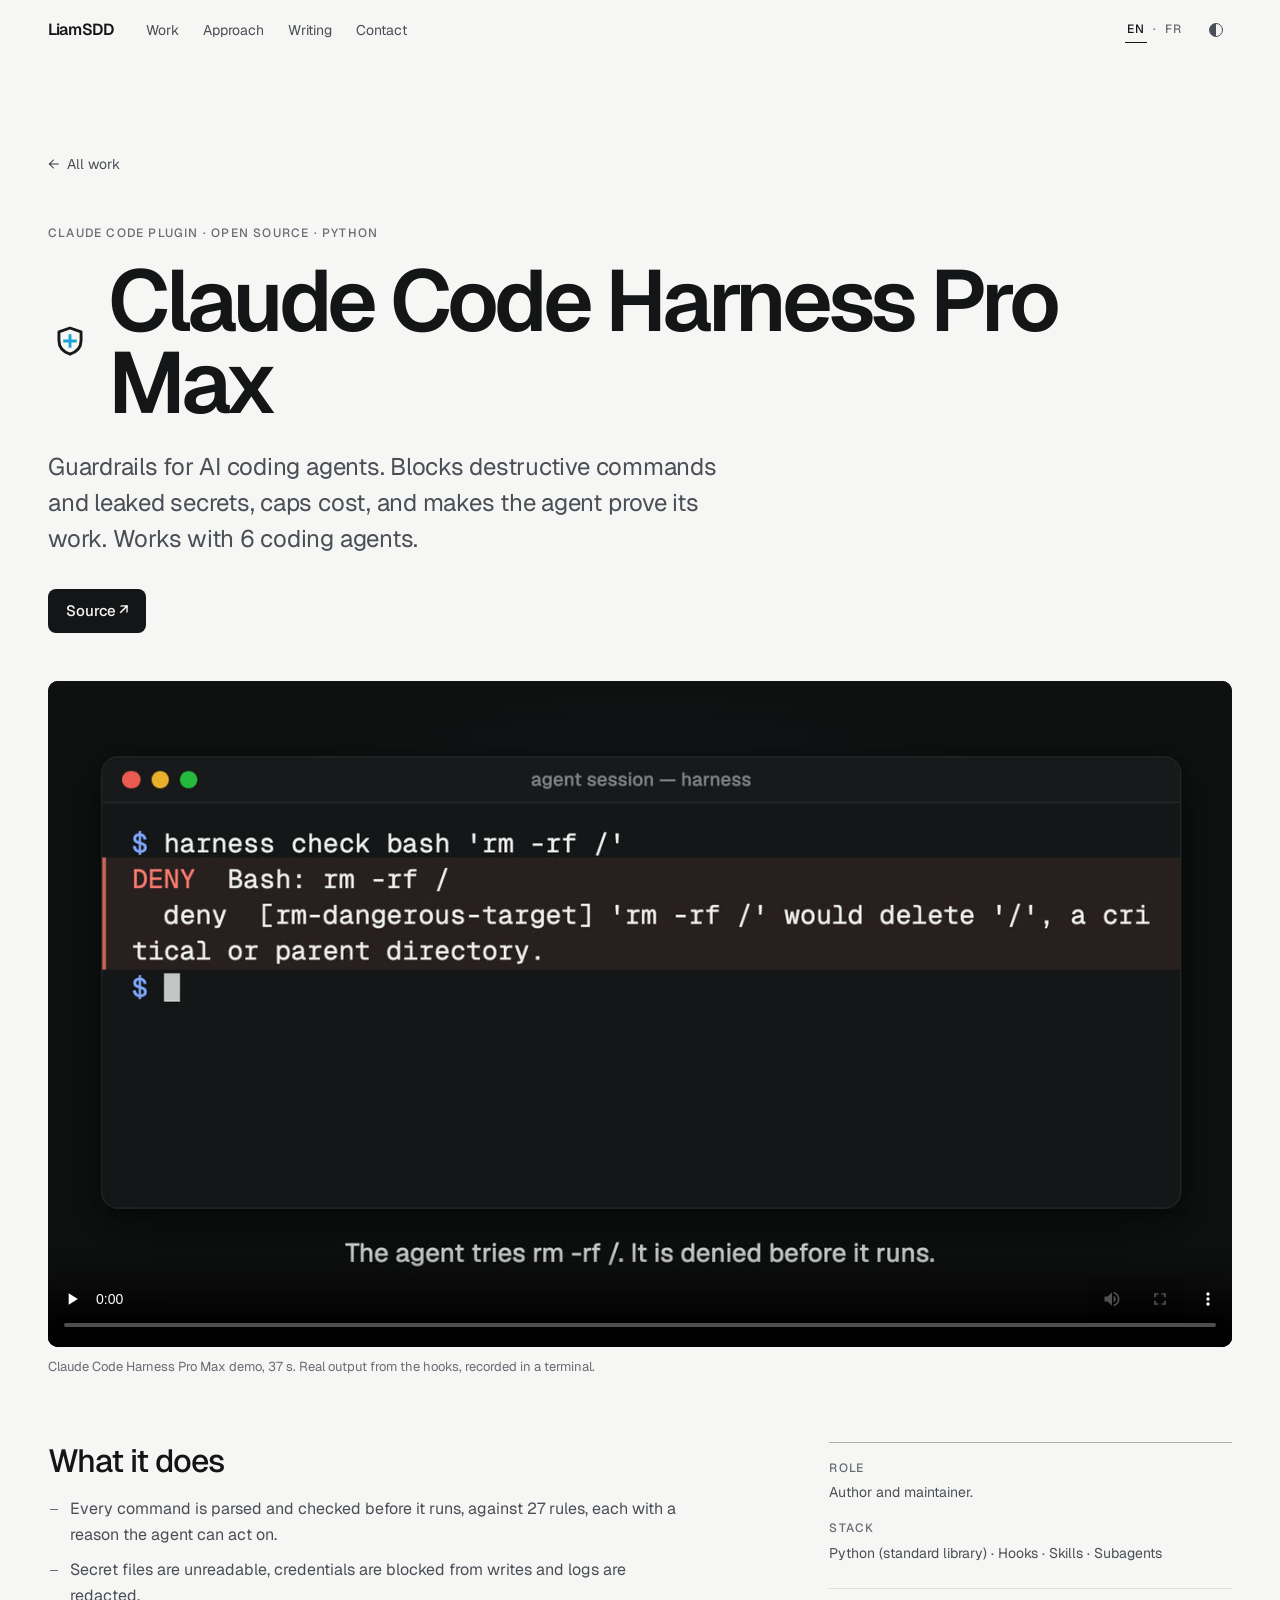
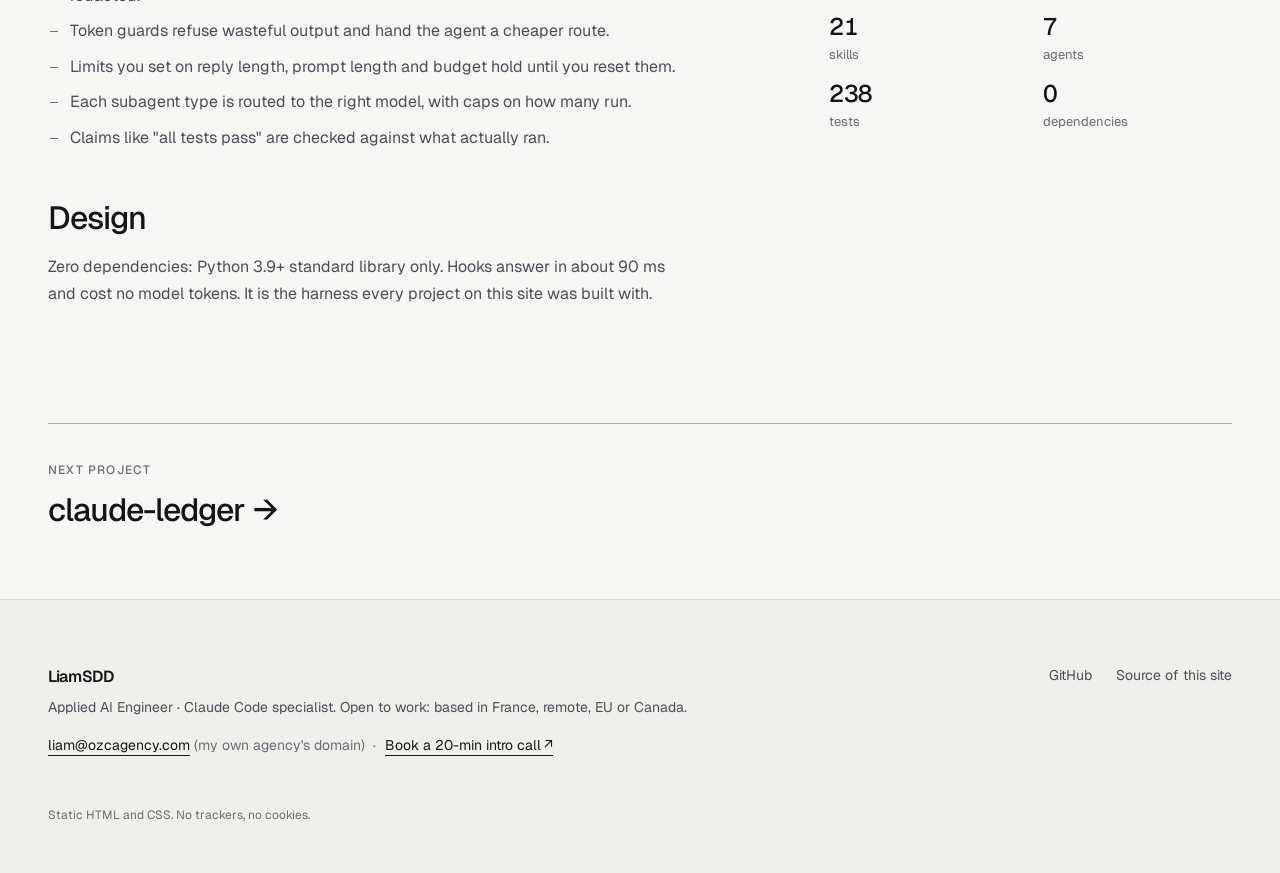
<file: work/harness/index.html>
<!doctype html>
<html lang="en">
<head>
<meta charset="utf-8">
<meta name="viewport" content="width=device-width, initial-scale=1">
<title>Claude Code Harness Pro Max · LiamSDD</title>
<meta name="description" content="Guardrails for AI coding agents. Blocks destructive commands and leaked secrets, caps cost, and makes the agent prove its work. Works with 6 coding agents.">
<meta name="color-scheme" content="dark light">
<meta name="theme-color" content="#0b0c0e">
<link rel="canonical" href="https://liamsdd.github.io/work/harness/">
<link rel="alternate" hreflang="en" href="https://liamsdd.github.io/work/harness/">
<link rel="alternate" hreflang="fr" href="https://liamsdd.github.io/work/harness/?lang=fr">
<link rel="alternate" hreflang="x-default" href="https://liamsdd.github.io/work/harness/">
<meta property="og:type" content="article">
<meta property="og:url" content="https://liamsdd.github.io/work/harness/">
<meta property="og:title" content="Claude Code Harness Pro Max · LiamSDD">
<meta property="og:description" content="Guardrails for AI coding agents. Blocks destructive commands and leaked secrets, caps cost, and makes the agent prove its work. Works with 6 coding agents.">
<meta property="og:image" content="https://liamsdd.github.io/assets/og-v2.png">
<meta property="og:locale" content="en_US">
<meta property="og:locale:alternate" content="fr_FR">
<meta name="twitter:card" content="summary_large_image">
<link rel="icon" href="/assets/favicon.svg" type="image/svg+xml">
<link rel="preconnect" href="https://fonts.googleapis.com">
<link rel="preconnect" href="https://fonts.gstatic.com" crossorigin>
<link rel="stylesheet" href="https://fonts.googleapis.com/css2?family=Geist:wght@400;500;600&family=Geist+Mono:wght@400;500&display=swap">
<link rel="preload" href="/data/projects.json" as="fetch" crossorigin>
<link rel="stylesheet" href="/css/site.css">
<script src="/js/boot.js"></script>
<script src="/js/app.js" defer></script>
</head>
<body data-page="project" data-id="harness">
<a class="skip" href="#main" data-i18n="skip">Skip to content</a>

<header class="site-header">
  <div class="wrap bar">
    <a class="wordmark" href="/" data-i18n-aria="nav.home" aria-label="LiamSDD, home">LiamSDD</a>
    <nav class="nav" data-i18n-aria="nav.primary" aria-label="Primary">
      <a href="/#work" data-i18n="nav.work">Work</a>
      <a href="/#approach" data-i18n="nav.approach">Approach</a>
      <a href="/#writing" data-i18n="nav.writing">Writing</a>
      <a href="#contact" data-i18n="nav.contact">Contact</a>
    </nav>
    <div class="bar-end">
      <div class="lang" role="group" data-i18n-aria="nav.lang" aria-label="Language">
        <a href="?lang=en" hreflang="en" lang="en" data-lang="en">EN</a><span aria-hidden="true">·</span><a href="?lang=fr" hreflang="fr" lang="fr" data-lang="fr">FR</a>
      </div>
      <button class="theme-toggle" type="button" aria-label="Switch colour theme"><span aria-hidden="true"></span></button>
    </div>
  </div>
</header>

<main id="main">
  <div class="wrap pp-hero">
    <a class="back" href="/#harness"><span aria-hidden="true">←</span>All work</a>
    <div class="pp-title"><h1>Claude Code Harness Pro Max</h1></div>
    <p class="lede">Guardrails for AI coding agents.</p>
    <noscript><p class="lede">The details on this page need JavaScript. The source is on <a class="u" href="https://github.com/LiamSDD">GitHub</a>.</p></noscript>
  </div>
</main>

<footer class="site-footer" id="contact">
  <div class="wrap foot">
    <div class="foot-main">
      <p class="foot-name">LiamSDD</p>
      <p class="foot-meta" data-i18n="footer.meta">Applied AI Engineer · Claude Code specialist. Open to work: based in France, remote, EU or Canada.</p>
      <p class="contact-line" data-contact-line hidden></p>
    </div>
    <ul class="foot-links">
      <li><a href="https://github.com/LiamSDD" rel="noopener" data-i18n="footer.github">GitHub</a></li>
      <li><a data-source href="https://github.com/LiamSDD/LiamSDD.github.io" rel="noopener" data-i18n="footer.source">Source of this site</a></li>
    </ul>
  </div>
  <div class="wrap foot-note"><p data-i18n="footer.note">Static HTML and CSS. No trackers, no cookies.</p></div>
</footer>

<dialog class="player" id="player" aria-labelledby="player-title">
  <div class="player-inner">
    <div class="player-bar">
      <p id="player-title" class="player-title"></p>
      <button type="button" class="player-close" data-i18n-aria="card.closeLabel" aria-label="Close video"><span data-i18n="card.close">Close</span><kbd aria-hidden="true">Esc</kbd></button>
    </div>
    <video controls playsinline preload="none"></video>
    <p class="player-note"></p>
  </div>
</dialog>
</body>
</html>
</file>
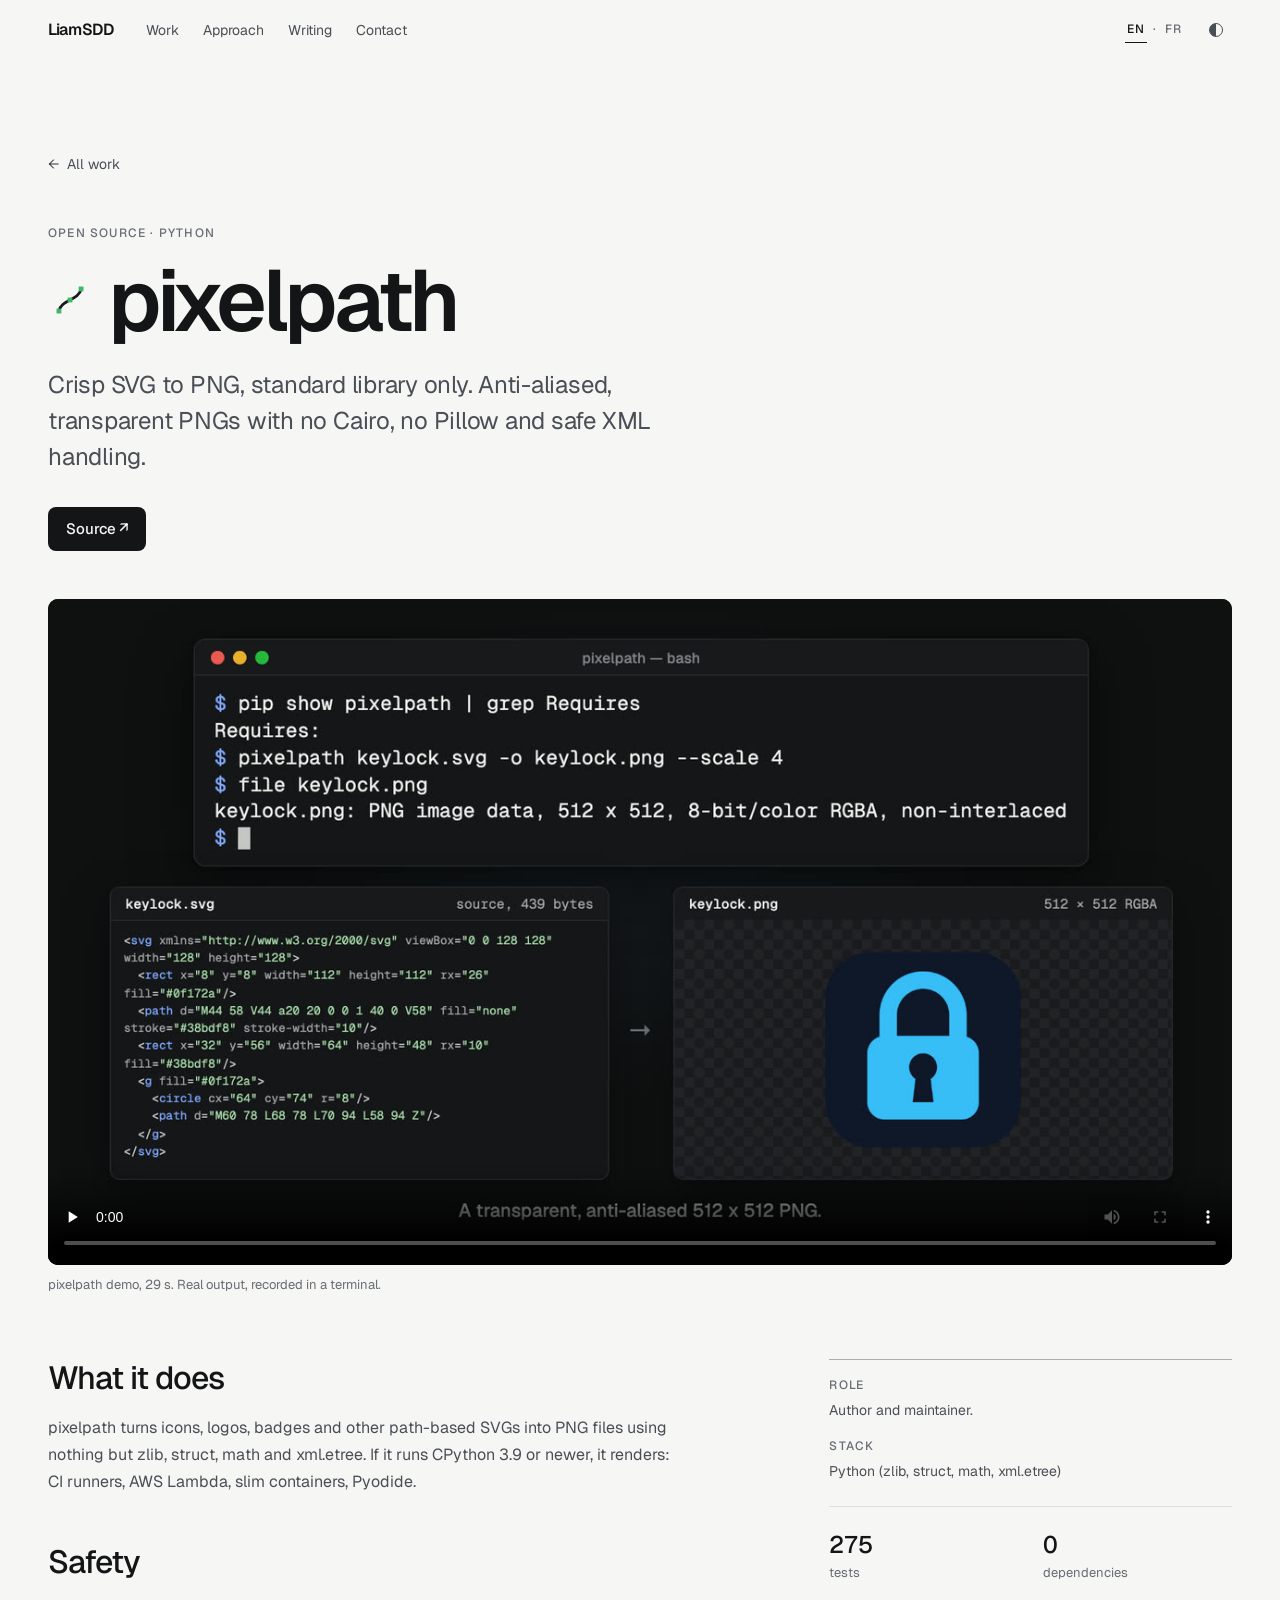
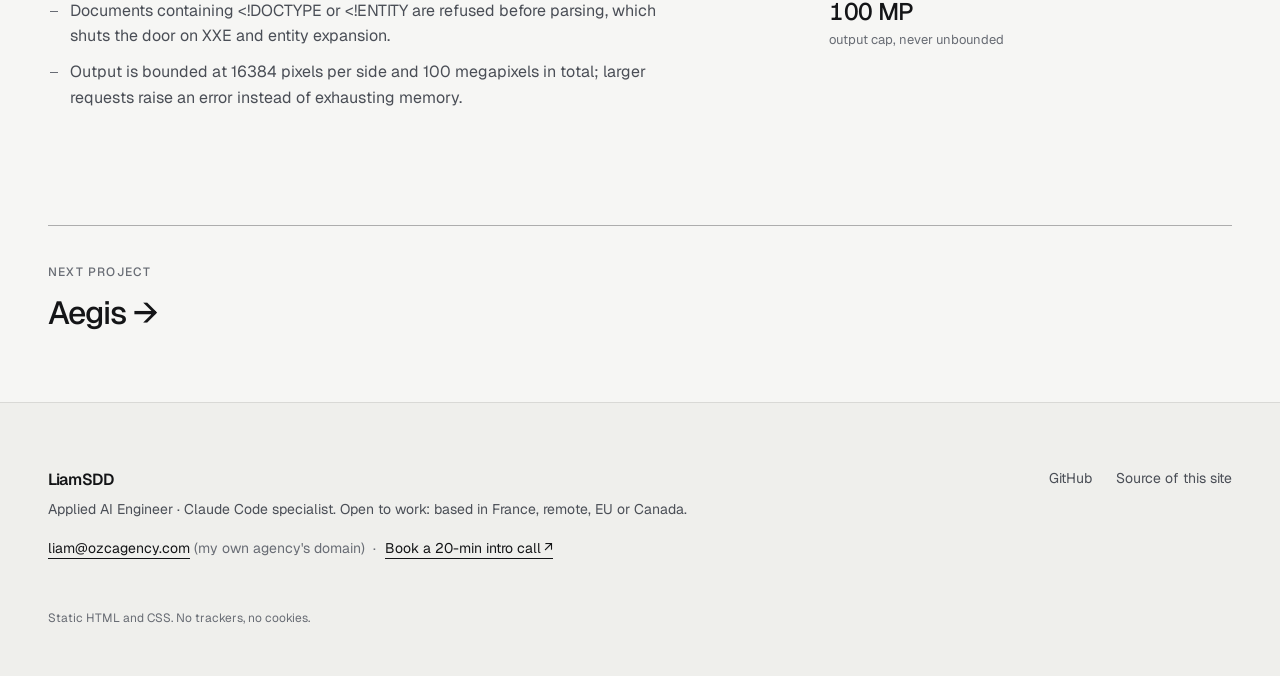
<file: work/pixelpath/index.html>
<!doctype html>
<html lang="en">
<head>
<meta charset="utf-8">
<meta name="viewport" content="width=device-width, initial-scale=1">
<title>pixelpath · LiamSDD</title>
<meta name="description" content="Crisp SVG to PNG, standard library only. Anti-aliased, transparent PNGs with no Cairo, no Pillow and safe XML handling.">
<meta name="color-scheme" content="dark light">
<meta name="theme-color" content="#0b0c0e">
<link rel="canonical" href="https://liamsdd.github.io/work/pixelpath/">
<link rel="alternate" hreflang="en" href="https://liamsdd.github.io/work/pixelpath/">
<link rel="alternate" hreflang="fr" href="https://liamsdd.github.io/work/pixelpath/?lang=fr">
<link rel="alternate" hreflang="x-default" href="https://liamsdd.github.io/work/pixelpath/">
<meta property="og:type" content="article">
<meta property="og:url" content="https://liamsdd.github.io/work/pixelpath/">
<meta property="og:title" content="pixelpath · LiamSDD">
<meta property="og:description" content="Crisp SVG to PNG, standard library only. Anti-aliased, transparent PNGs with no Cairo, no Pillow and safe XML handling.">
<meta property="og:image" content="https://liamsdd.github.io/assets/og-v2.png">
<meta property="og:locale" content="en_US">
<meta property="og:locale:alternate" content="fr_FR">
<meta name="twitter:card" content="summary_large_image">
<link rel="icon" href="/assets/favicon.svg" type="image/svg+xml">
<link rel="preconnect" href="https://fonts.googleapis.com">
<link rel="preconnect" href="https://fonts.gstatic.com" crossorigin>
<link rel="stylesheet" href="https://fonts.googleapis.com/css2?family=Geist:wght@400;500;600&family=Geist+Mono:wght@400;500&display=swap">
<link rel="preload" href="/data/projects.json" as="fetch" crossorigin>
<link rel="stylesheet" href="/css/site.css">
<script src="/js/boot.js"></script>
<script src="/js/app.js" defer></script>
</head>
<body data-page="project" data-id="pixelpath">
<a class="skip" href="#main" data-i18n="skip">Skip to content</a>

<header class="site-header">
  <div class="wrap bar">
    <a class="wordmark" href="/" data-i18n-aria="nav.home" aria-label="LiamSDD, home">LiamSDD</a>
    <nav class="nav" data-i18n-aria="nav.primary" aria-label="Primary">
      <a href="/#work" data-i18n="nav.work">Work</a>
      <a href="/#approach" data-i18n="nav.approach">Approach</a>
      <a href="/#writing" data-i18n="nav.writing">Writing</a>
      <a href="#contact" data-i18n="nav.contact">Contact</a>
    </nav>
    <div class="bar-end">
      <div class="lang" role="group" data-i18n-aria="nav.lang" aria-label="Language">
        <a href="?lang=en" hreflang="en" lang="en" data-lang="en">EN</a><span aria-hidden="true">·</span><a href="?lang=fr" hreflang="fr" lang="fr" data-lang="fr">FR</a>
      </div>
      <button class="theme-toggle" type="button" aria-label="Switch colour theme"><span aria-hidden="true"></span></button>
    </div>
  </div>
</header>

<main id="main">
  <div class="wrap pp-hero">
    <a class="back" href="/#pixelpath"><span aria-hidden="true">←</span>All work</a>
    <div class="pp-title"><h1>pixelpath</h1></div>
    <p class="lede">Crisp SVG to PNG, standard library only.</p>
    <noscript><p class="lede">The details on this page need JavaScript. The source is on <a class="u" href="https://github.com/LiamSDD">GitHub</a>.</p></noscript>
  </div>
</main>

<footer class="site-footer" id="contact">
  <div class="wrap foot">
    <div class="foot-main">
      <p class="foot-name">LiamSDD</p>
      <p class="foot-meta" data-i18n="footer.meta">Applied AI Engineer · Claude Code specialist. Open to work: based in France, remote, EU or Canada.</p>
      <p class="contact-line" data-contact-line hidden></p>
    </div>
    <ul class="foot-links">
      <li><a href="https://github.com/LiamSDD" rel="noopener" data-i18n="footer.github">GitHub</a></li>
      <li><a data-source href="https://github.com/LiamSDD/LiamSDD.github.io" rel="noopener" data-i18n="footer.source">Source of this site</a></li>
    </ul>
  </div>
  <div class="wrap foot-note"><p data-i18n="footer.note">Static HTML and CSS. No trackers, no cookies.</p></div>
</footer>

<dialog class="player" id="player" aria-labelledby="player-title">
  <div class="player-inner">
    <div class="player-bar">
      <p id="player-title" class="player-title"></p>
      <button type="button" class="player-close" data-i18n-aria="card.closeLabel" aria-label="Close video"><span data-i18n="card.close">Close</span><kbd aria-hidden="true">Esc</kbd></button>
    </div>
    <video controls playsinline preload="none"></video>
    <p class="player-note"></p>
  </div>
</dialog>
</body>
</html>
</file>
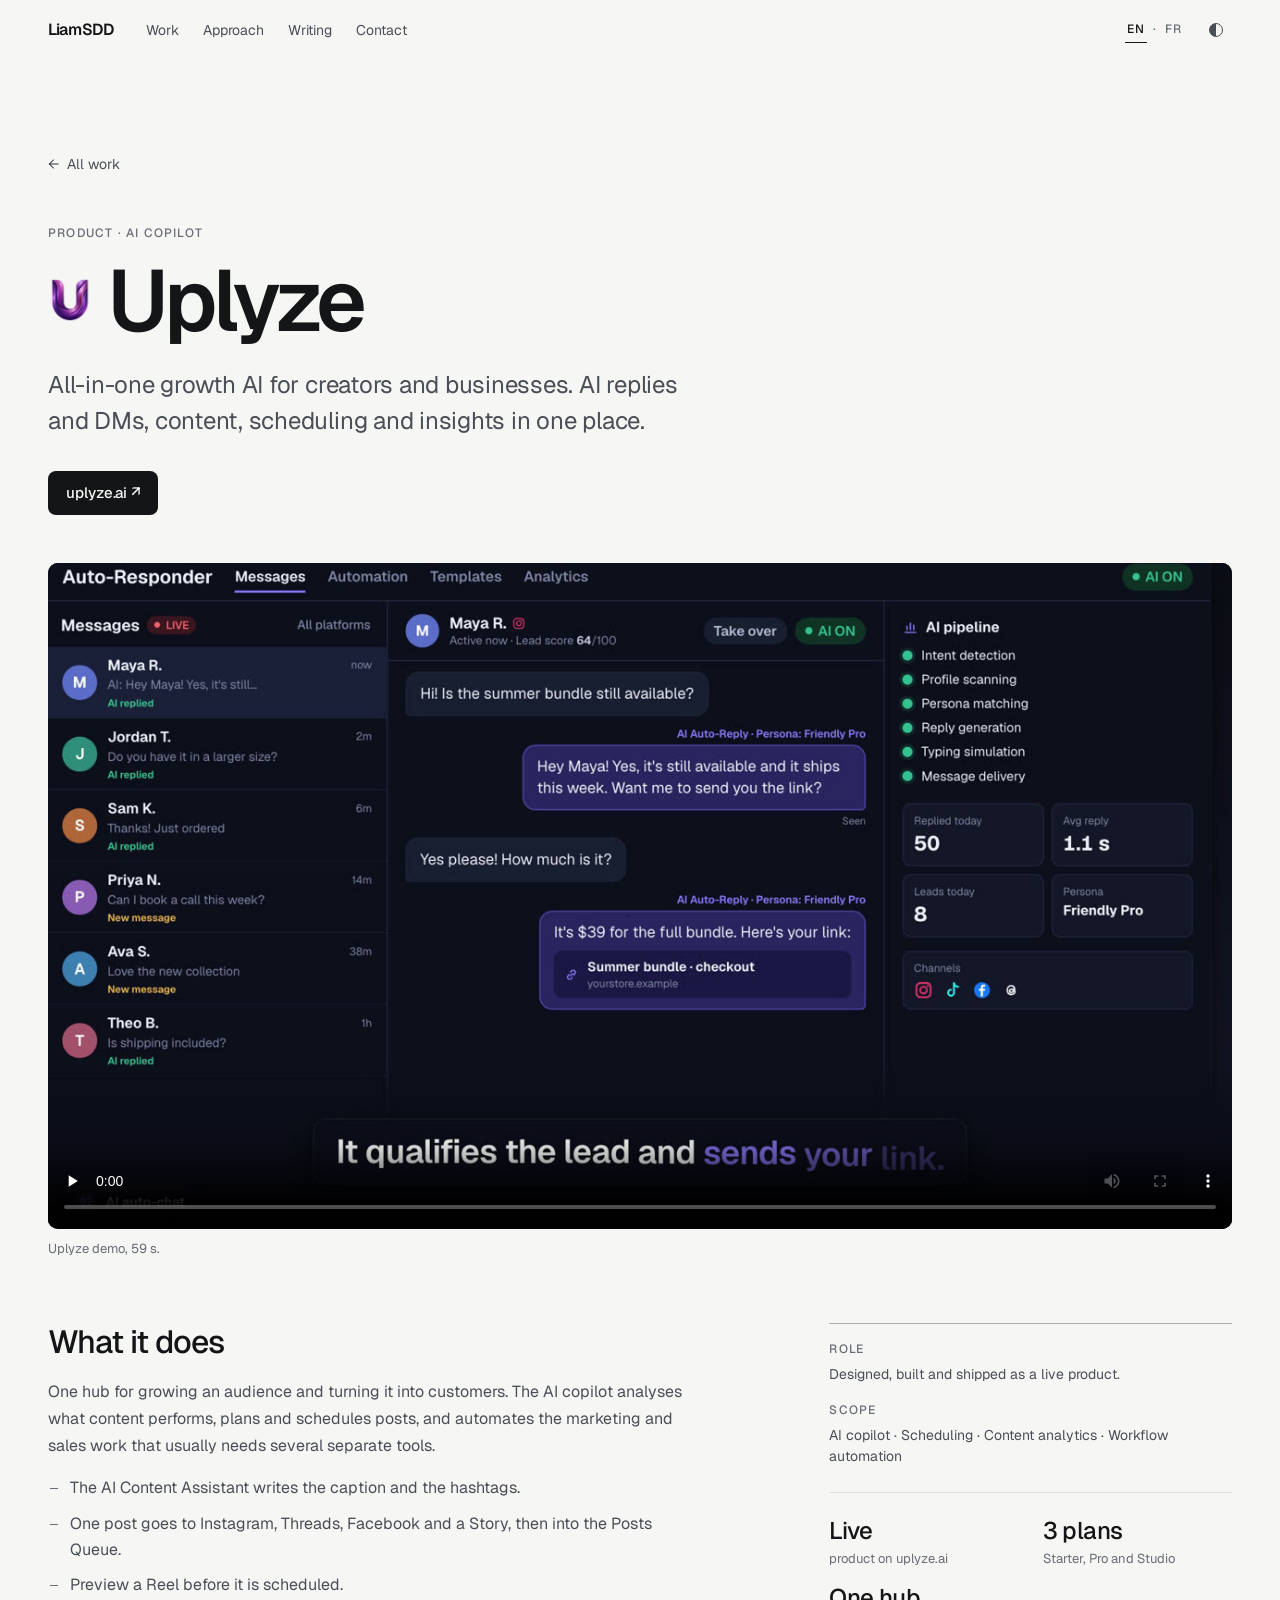
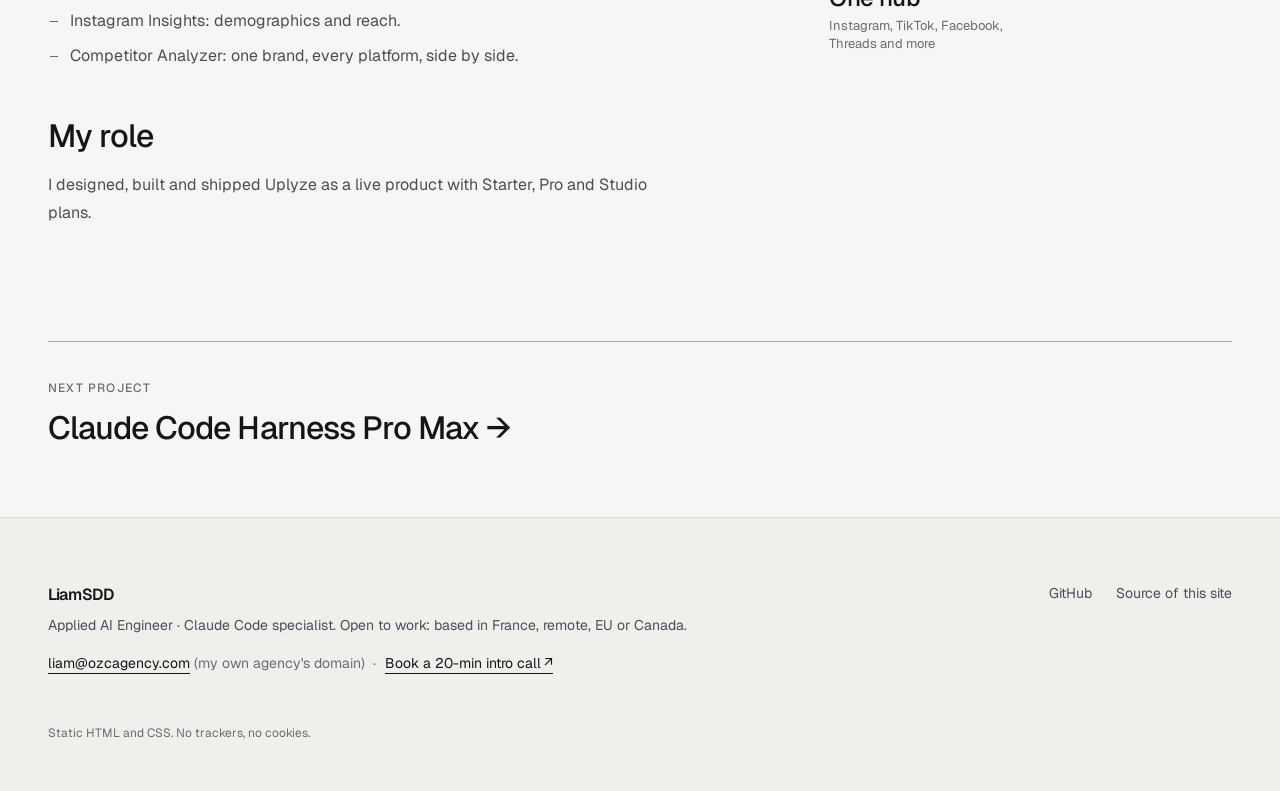
<file: work/uplyze/index.html>
<!doctype html>
<html lang="en">
<head>
<meta charset="utf-8">
<meta name="viewport" content="width=device-width, initial-scale=1">
<title>Uplyze · LiamSDD</title>
<meta name="description" content="All-in-one growth AI for creators and businesses. AI replies and DMs, content, scheduling and insights in one place.">
<meta name="color-scheme" content="dark light">
<meta name="theme-color" content="#0b0c0e">
<link rel="canonical" href="https://liamsdd.github.io/work/uplyze/">
<link rel="alternate" hreflang="en" href="https://liamsdd.github.io/work/uplyze/">
<link rel="alternate" hreflang="fr" href="https://liamsdd.github.io/work/uplyze/?lang=fr">
<link rel="alternate" hreflang="x-default" href="https://liamsdd.github.io/work/uplyze/">
<meta property="og:type" content="article">
<meta property="og:url" content="https://liamsdd.github.io/work/uplyze/">
<meta property="og:title" content="Uplyze · LiamSDD">
<meta property="og:description" content="All-in-one growth AI for creators and businesses. AI replies and DMs, content, scheduling and insights in one place.">
<meta property="og:image" content="https://liamsdd.github.io/assets/og-v2.png">
<meta property="og:locale" content="en_US">
<meta property="og:locale:alternate" content="fr_FR">
<meta name="twitter:card" content="summary_large_image">
<link rel="icon" href="/assets/favicon.svg" type="image/svg+xml">
<link rel="preconnect" href="https://fonts.googleapis.com">
<link rel="preconnect" href="https://fonts.gstatic.com" crossorigin>
<link rel="stylesheet" href="https://fonts.googleapis.com/css2?family=Geist:wght@400;500;600&family=Geist+Mono:wght@400;500&display=swap">
<link rel="preload" href="/data/projects.json" as="fetch" crossorigin>
<link rel="stylesheet" href="/css/site.css">
<script src="/js/boot.js"></script>
<script src="/js/app.js" defer></script>
</head>
<body data-page="project" data-id="uplyze">
<a class="skip" href="#main" data-i18n="skip">Skip to content</a>

<header class="site-header">
  <div class="wrap bar">
    <a class="wordmark" href="/" data-i18n-aria="nav.home" aria-label="LiamSDD, home">LiamSDD</a>
    <nav class="nav" data-i18n-aria="nav.primary" aria-label="Primary">
      <a href="/#work" data-i18n="nav.work">Work</a>
      <a href="/#approach" data-i18n="nav.approach">Approach</a>
      <a href="/#writing" data-i18n="nav.writing">Writing</a>
      <a href="#contact" data-i18n="nav.contact">Contact</a>
    </nav>
    <div class="bar-end">
      <div class="lang" role="group" data-i18n-aria="nav.lang" aria-label="Language">
        <a href="?lang=en" hreflang="en" lang="en" data-lang="en">EN</a><span aria-hidden="true">·</span><a href="?lang=fr" hreflang="fr" lang="fr" data-lang="fr">FR</a>
      </div>
      <button class="theme-toggle" type="button" aria-label="Switch colour theme"><span aria-hidden="true"></span></button>
    </div>
  </div>
</header>

<main id="main">
  <div class="wrap pp-hero">
    <a class="back" href="/#uplyze"><span aria-hidden="true">←</span>All work</a>
    <div class="pp-title"><h1>Uplyze</h1></div>
    <p class="lede">All-in-one growth AI for creators and businesses.</p>
    <noscript><p class="lede">The details on this page need JavaScript. The source is on <a class="u" href="https://github.com/LiamSDD">GitHub</a>.</p></noscript>
  </div>
</main>

<footer class="site-footer" id="contact">
  <div class="wrap foot">
    <div class="foot-main">
      <p class="foot-name">LiamSDD</p>
      <p class="foot-meta" data-i18n="footer.meta">Applied AI Engineer · Claude Code specialist. Open to work: based in France, remote, EU or Canada.</p>
      <p class="contact-line" data-contact-line hidden></p>
    </div>
    <ul class="foot-links">
      <li><a href="https://github.com/LiamSDD" rel="noopener" data-i18n="footer.github">GitHub</a></li>
      <li><a data-source href="https://github.com/LiamSDD/LiamSDD.github.io" rel="noopener" data-i18n="footer.source">Source of this site</a></li>
    </ul>
  </div>
  <div class="wrap foot-note"><p data-i18n="footer.note">Static HTML and CSS. No trackers, no cookies.</p></div>
</footer>

<dialog class="player" id="player" aria-labelledby="player-title">
  <div class="player-inner">
    <div class="player-bar">
      <p id="player-title" class="player-title"></p>
      <button type="button" class="player-close" data-i18n-aria="card.closeLabel" aria-label="Close video"><span data-i18n="card.close">Close</span><kbd aria-hidden="true">Esc</kbd></button>
    </div>
    <video controls playsinline preload="none"></video>
    <p class="player-note"></p>
  </div>
</dialog>
</body>
</html>
</file>
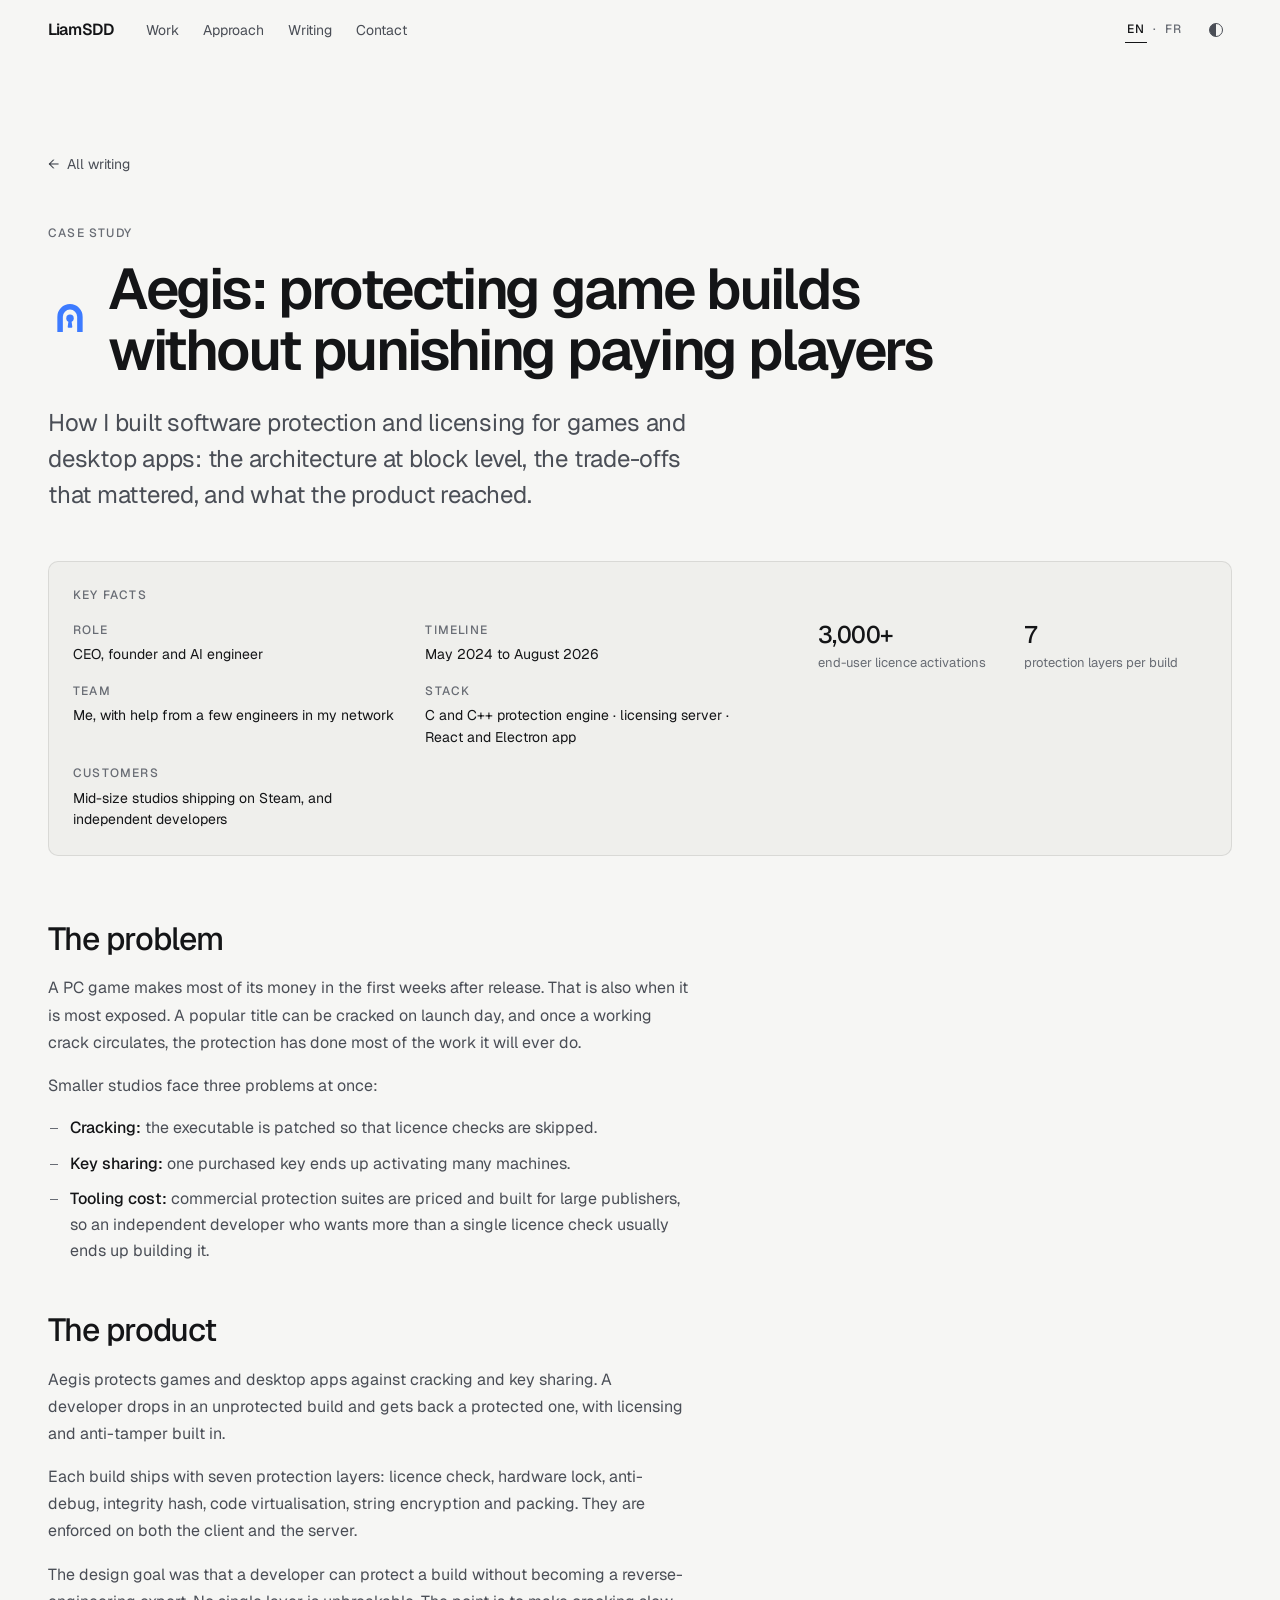
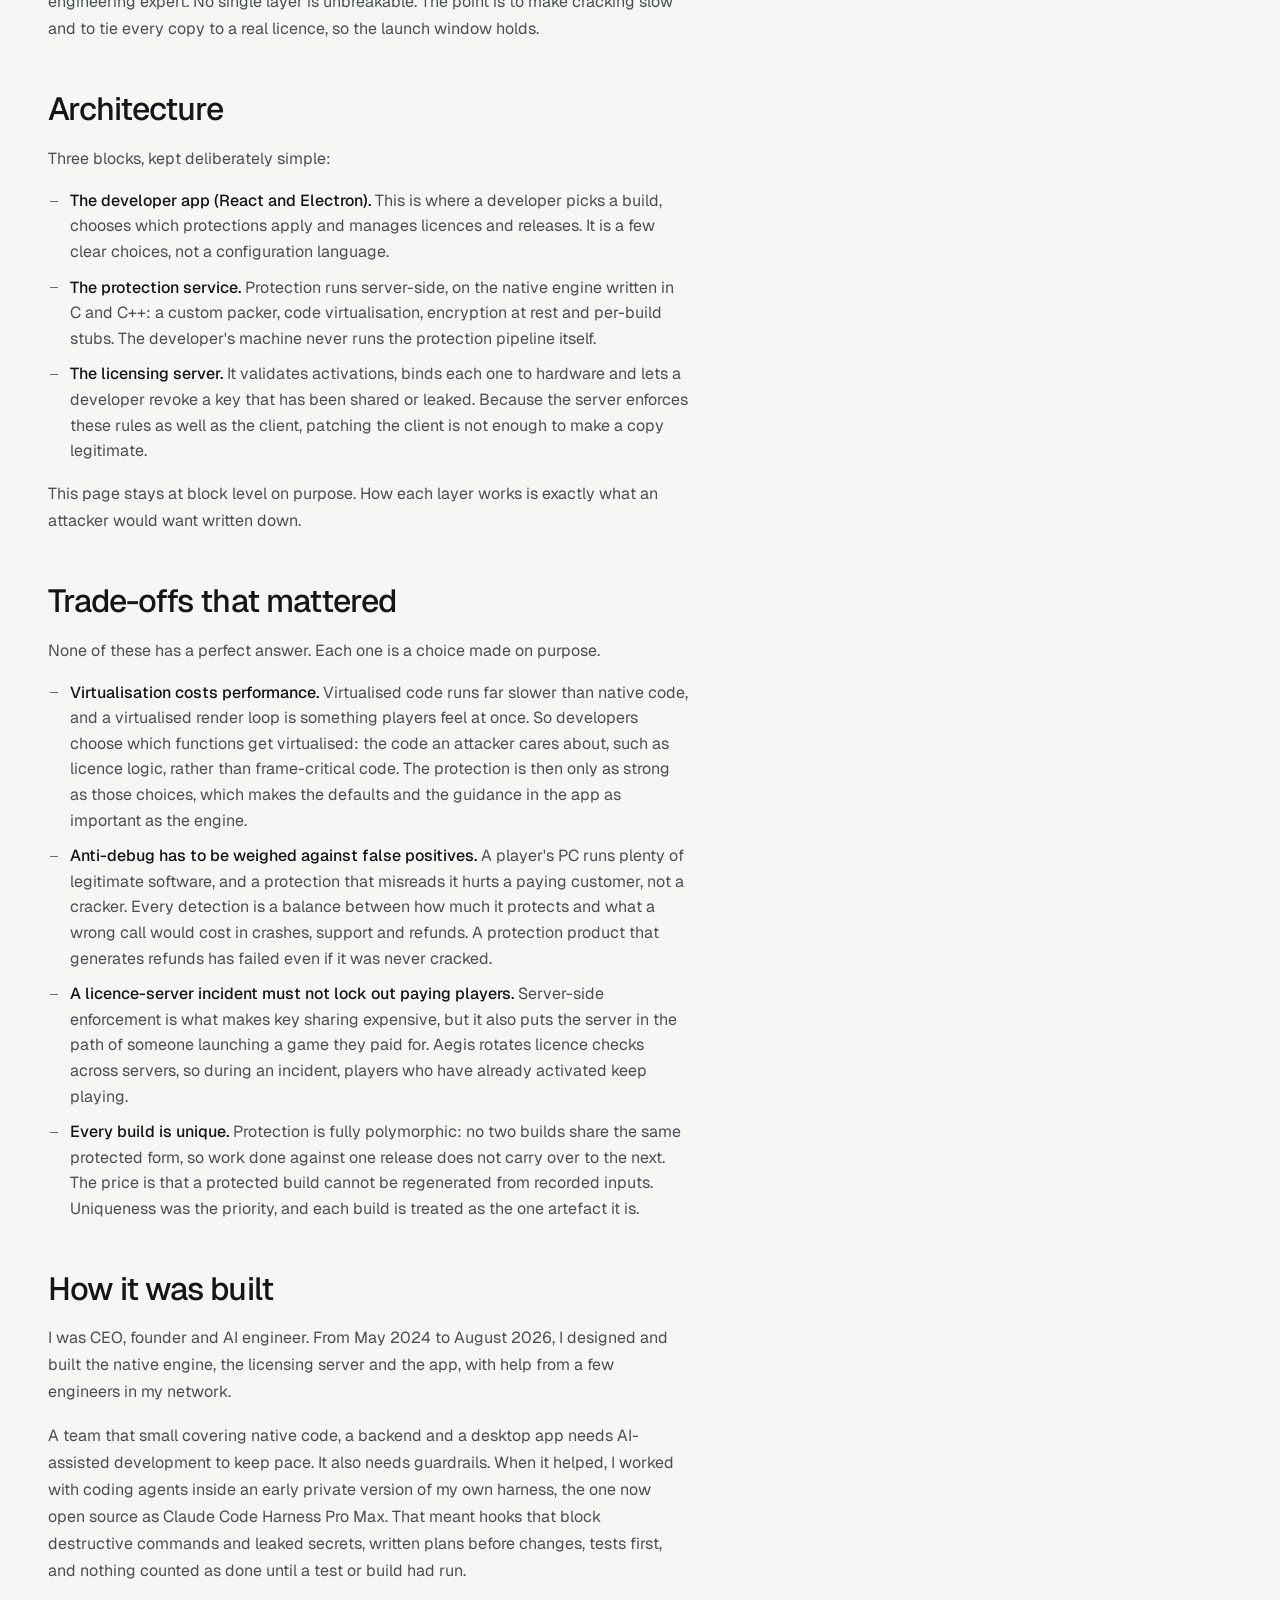
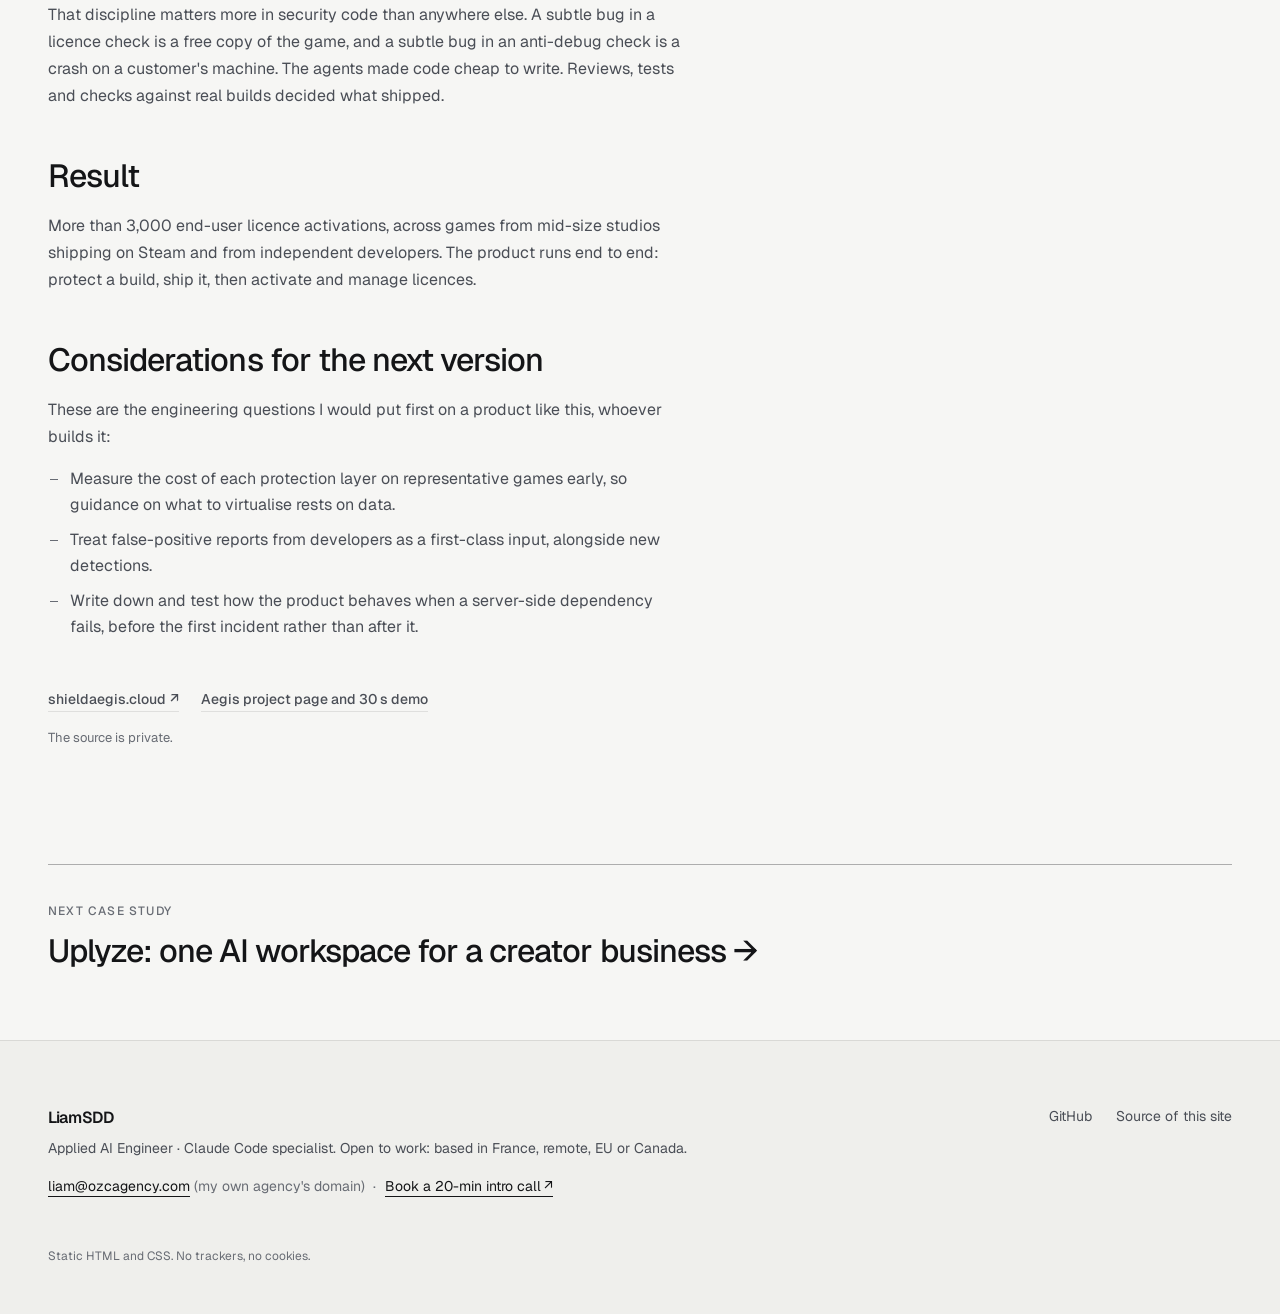
<file: writing/aegis/index.html>
<!doctype html>
<html lang="en">
<head>
<meta charset="utf-8">
<meta name="viewport" content="width=device-width, initial-scale=1">
<title>Aegis: protecting game builds without punishing paying players · LiamSDD</title>
<meta name="description" content="How I built Aegis, software protection and licensing for games and desktop apps: the architecture, the trade-offs that mattered, and what it reached.">
<meta name="color-scheme" content="dark light">
<meta name="theme-color" content="#0b0c0e">
<link rel="canonical" href="https://liamsdd.github.io/writing/aegis/">
<link rel="alternate" hreflang="en" href="https://liamsdd.github.io/writing/aegis/">
<link rel="alternate" hreflang="fr" href="https://liamsdd.github.io/writing/aegis/?lang=fr">
<link rel="alternate" hreflang="x-default" href="https://liamsdd.github.io/writing/aegis/">
<meta property="og:type" content="article">
<meta property="og:url" content="https://liamsdd.github.io/writing/aegis/">
<meta property="og:title" content="Aegis: protecting game builds without punishing paying players · LiamSDD">
<meta property="og:description" content="How I built Aegis, software protection and licensing for games and desktop apps: the architecture, the trade-offs that mattered, and what it reached.">
<meta property="og:image" content="https://liamsdd.github.io/assets/og-v2.png">
<meta property="og:locale" content="en_US">
<meta property="og:locale:alternate" content="fr_FR">
<meta name="twitter:card" content="summary_large_image">
<link rel="icon" href="/assets/favicon.svg" type="image/svg+xml">
<link rel="preconnect" href="https://fonts.googleapis.com">
<link rel="preconnect" href="https://fonts.gstatic.com" crossorigin>
<link rel="stylesheet" href="https://fonts.googleapis.com/css2?family=Geist:wght@400;500;600&family=Geist+Mono:wght@400;500&display=swap">
<link rel="preload" href="/data/articles/aegis.json" as="fetch" crossorigin>
<link rel="stylesheet" href="/css/site.css">
<script src="/js/boot.js"></script>
<script src="/js/app.js" defer></script>
</head>
<body data-page="article" data-id="aegis">
<a class="skip" href="#main" data-i18n="skip">Skip to content</a>

<header class="site-header">
  <div class="wrap bar">
    <a class="wordmark" href="/" data-i18n-aria="nav.home" aria-label="LiamSDD, home">LiamSDD</a>
    <nav class="nav" data-i18n-aria="nav.primary" aria-label="Primary">
      <a href="/#work" data-i18n="nav.work">Work</a>
      <a href="/#approach" data-i18n="nav.approach">Approach</a>
      <a href="/#writing" data-i18n="nav.writing">Writing</a>
      <a href="#contact" data-i18n="nav.contact">Contact</a>
    </nav>
    <div class="bar-end">
      <div class="lang" role="group" data-i18n-aria="nav.lang" aria-label="Language">
        <a href="?lang=en" hreflang="en" lang="en" data-lang="en">EN</a><span aria-hidden="true">·</span><a href="?lang=fr" hreflang="fr" lang="fr" data-lang="fr">FR</a>
      </div>
      <button class="theme-toggle" type="button" aria-label="Switch colour theme"><span aria-hidden="true"></span></button>
    </div>
  </div>
</header>

<main id="main">
  <div class="wrap pp-hero">
    <a class="back" href="/#writing"><span aria-hidden="true">←</span>All writing</a>
    <div class="pp-title"><h1 class="a-title">Aegis: protecting game builds without punishing paying players</h1></div>
    <p class="lede">How I built software protection and licensing for games and desktop apps: the architecture at block level, the trade-offs that mattered, and what the product reached.</p>
    <noscript><p class="lede">The full case study on this page needs JavaScript. My other work is on <a class="u" href="https://github.com/LiamSDD">GitHub</a>.</p></noscript>
  </div>
</main>

<footer class="site-footer" id="contact">
  <div class="wrap foot">
    <div class="foot-main">
      <p class="foot-name">LiamSDD</p>
      <p class="foot-meta" data-i18n="footer.meta">Applied AI Engineer · Claude Code specialist. Open to work: based in France, remote, EU or Canada.</p>
      <p class="contact-line" data-contact-line hidden></p>
    </div>
    <ul class="foot-links">
      <li><a href="https://github.com/LiamSDD" rel="noopener" data-i18n="footer.github">GitHub</a></li>
      <li><a data-source href="https://github.com/LiamSDD/LiamSDD.github.io" rel="noopener" data-i18n="footer.source">Source of this site</a></li>
    </ul>
  </div>
  <div class="wrap foot-note"><p data-i18n="footer.note">Static HTML and CSS. No trackers, no cookies.</p></div>
</footer>

</body>
</html>
</file>
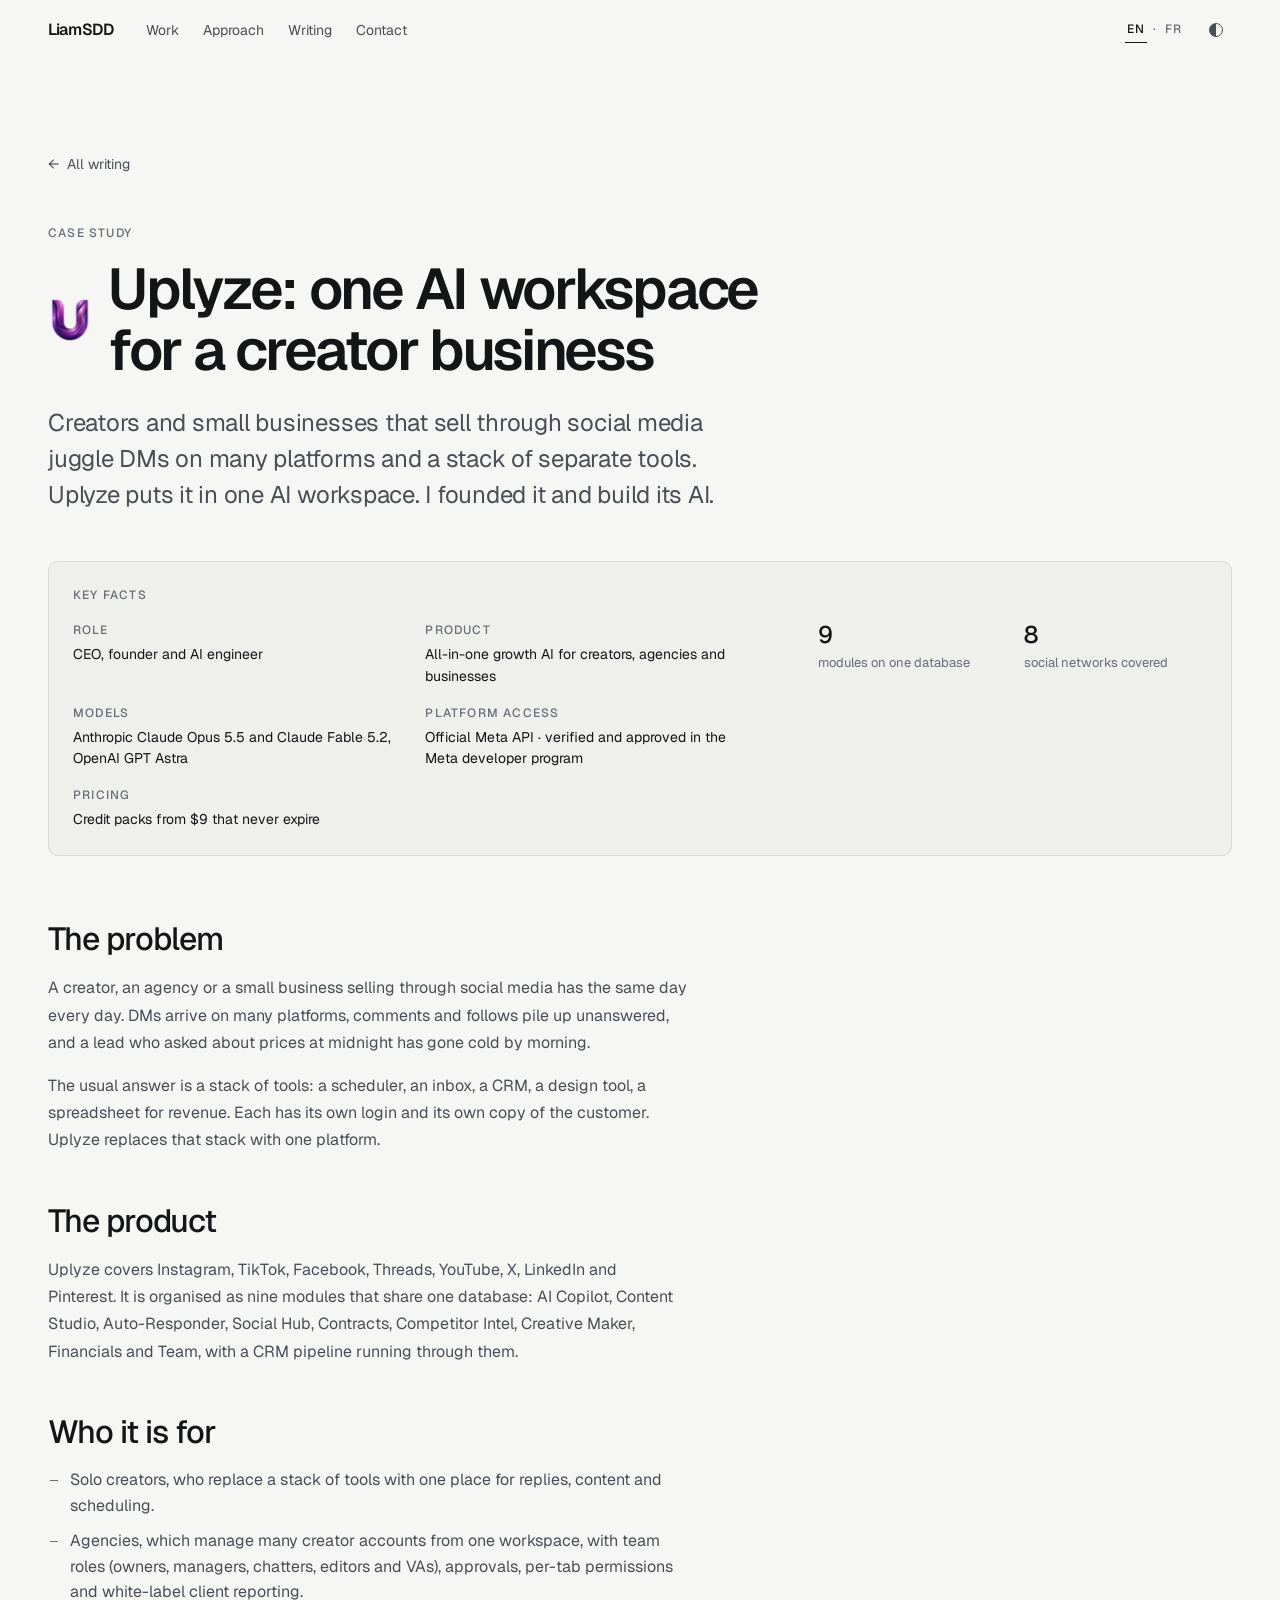
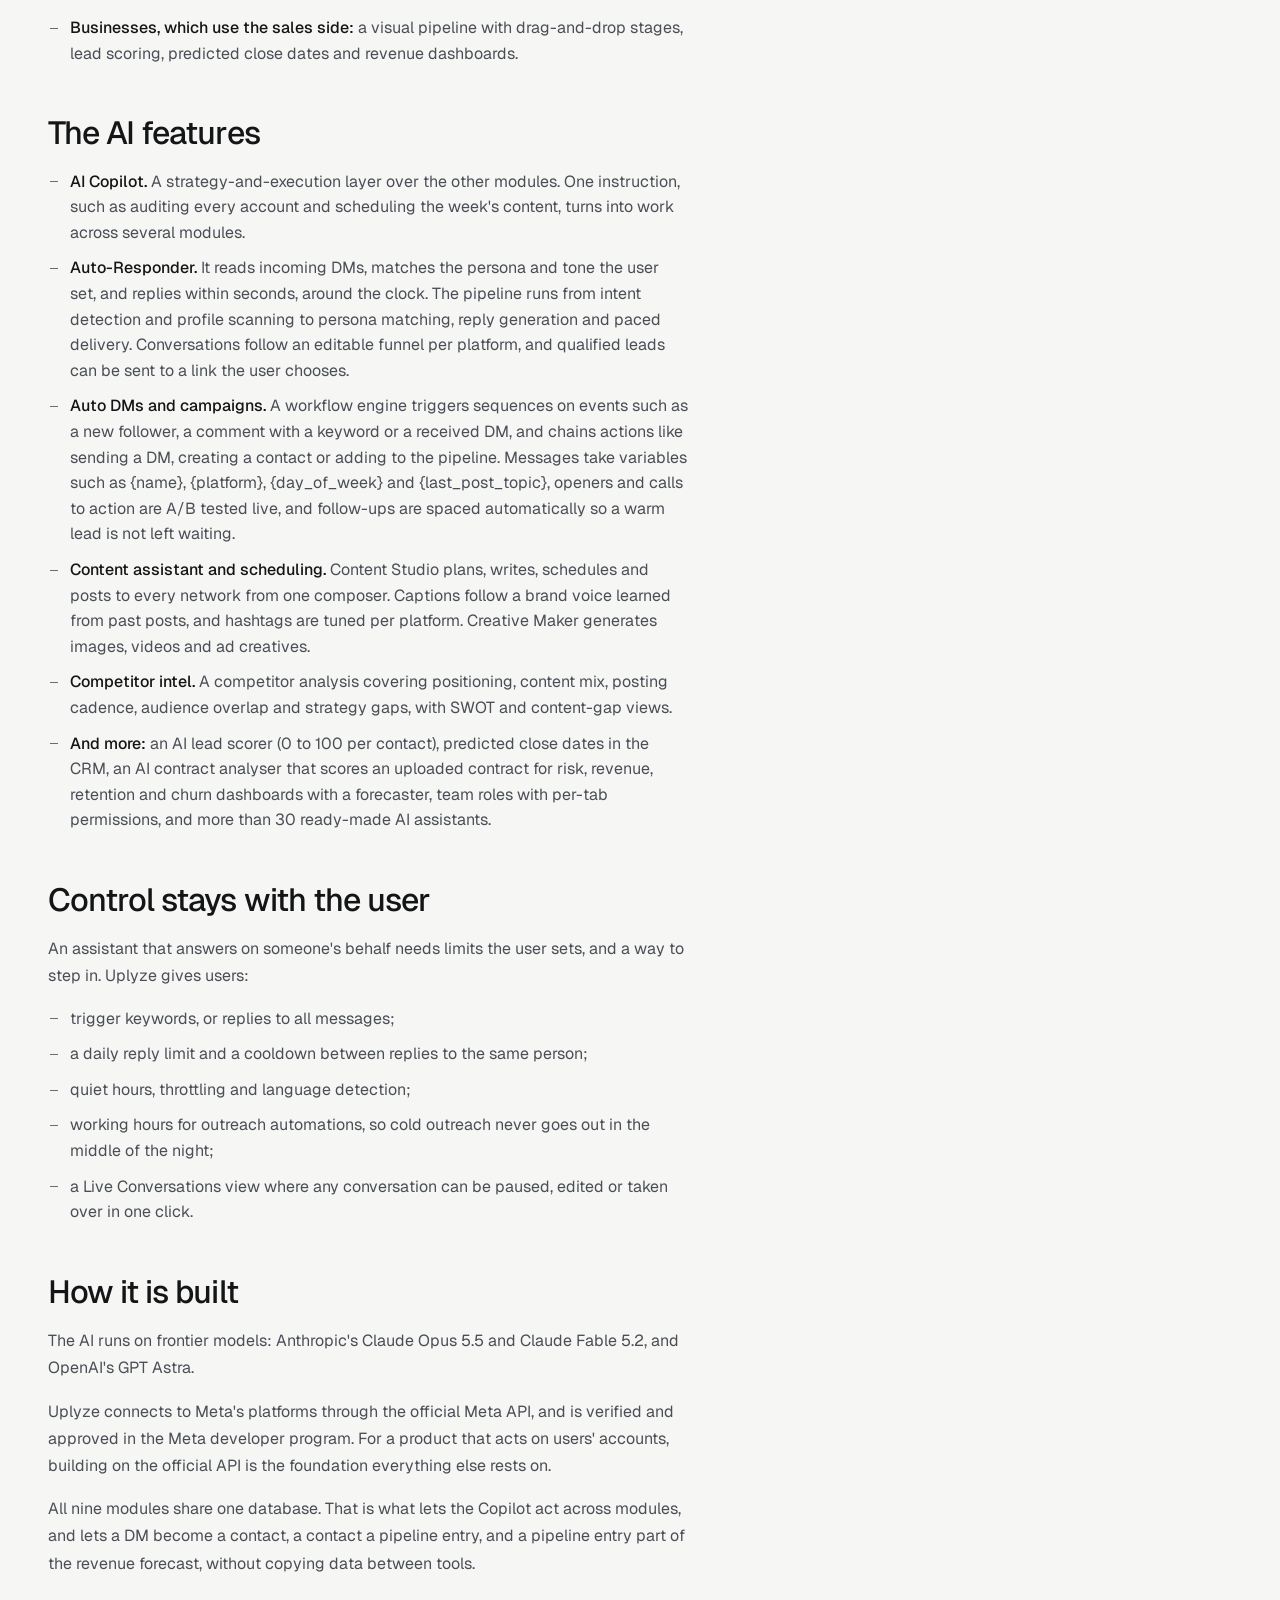
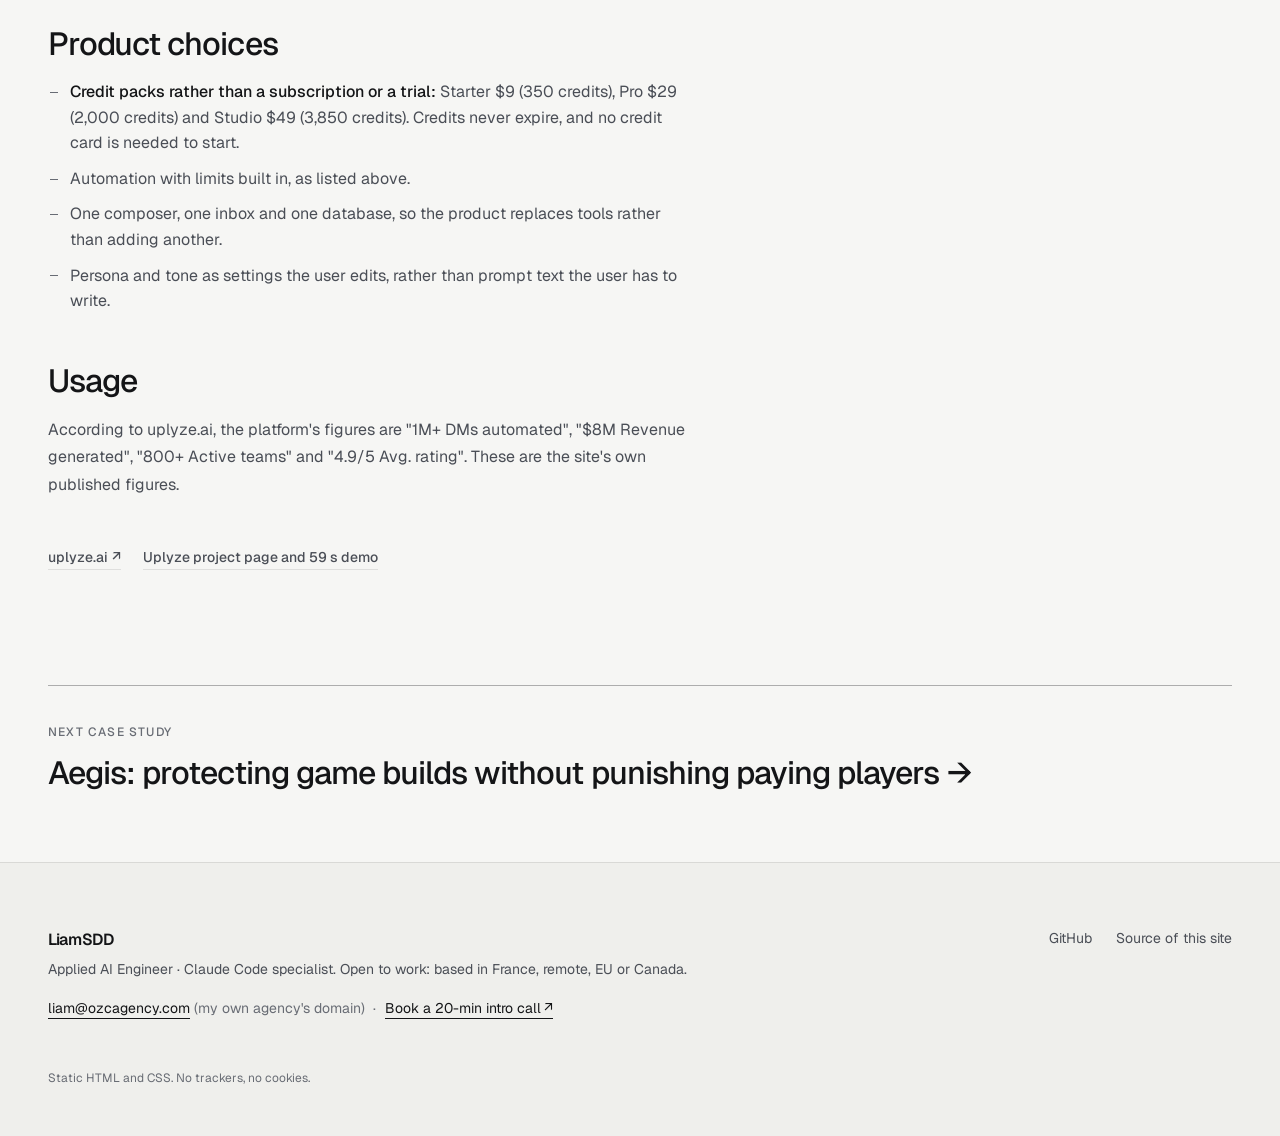
<file: writing/uplyze/index.html>
<!doctype html>
<html lang="en">
<head>
<meta charset="utf-8">
<meta name="viewport" content="width=device-width, initial-scale=1">
<title>Uplyze: one AI workspace for a creator business · LiamSDD</title>
<meta name="description" content="How Uplyze brings AI replies and DMs, content, scheduling, competitor intel and a CRM into one workspace for creators, agencies and businesses.">
<meta name="color-scheme" content="dark light">
<meta name="theme-color" content="#0b0c0e">
<link rel="canonical" href="https://liamsdd.github.io/writing/uplyze/">
<link rel="alternate" hreflang="en" href="https://liamsdd.github.io/writing/uplyze/">
<link rel="alternate" hreflang="fr" href="https://liamsdd.github.io/writing/uplyze/?lang=fr">
<link rel="alternate" hreflang="x-default" href="https://liamsdd.github.io/writing/uplyze/">
<meta property="og:type" content="article">
<meta property="og:url" content="https://liamsdd.github.io/writing/uplyze/">
<meta property="og:title" content="Uplyze: one AI workspace for a creator business · LiamSDD">
<meta property="og:description" content="How Uplyze brings AI replies and DMs, content, scheduling, competitor intel and a CRM into one workspace for creators, agencies and businesses.">
<meta property="og:image" content="https://liamsdd.github.io/assets/og-v2.png">
<meta property="og:locale" content="en_US">
<meta property="og:locale:alternate" content="fr_FR">
<meta name="twitter:card" content="summary_large_image">
<link rel="icon" href="/assets/favicon.svg" type="image/svg+xml">
<link rel="preconnect" href="https://fonts.googleapis.com">
<link rel="preconnect" href="https://fonts.gstatic.com" crossorigin>
<link rel="stylesheet" href="https://fonts.googleapis.com/css2?family=Geist:wght@400;500;600&family=Geist+Mono:wght@400;500&display=swap">
<link rel="preload" href="/data/articles/uplyze.json" as="fetch" crossorigin>
<link rel="stylesheet" href="/css/site.css">
<script src="/js/boot.js"></script>
<script src="/js/app.js" defer></script>
</head>
<body data-page="article" data-id="uplyze">
<a class="skip" href="#main" data-i18n="skip">Skip to content</a>

<header class="site-header">
  <div class="wrap bar">
    <a class="wordmark" href="/" data-i18n-aria="nav.home" aria-label="LiamSDD, home">LiamSDD</a>
    <nav class="nav" data-i18n-aria="nav.primary" aria-label="Primary">
      <a href="/#work" data-i18n="nav.work">Work</a>
      <a href="/#approach" data-i18n="nav.approach">Approach</a>
      <a href="/#writing" data-i18n="nav.writing">Writing</a>
      <a href="#contact" data-i18n="nav.contact">Contact</a>
    </nav>
    <div class="bar-end">
      <div class="lang" role="group" data-i18n-aria="nav.lang" aria-label="Language">
        <a href="?lang=en" hreflang="en" lang="en" data-lang="en">EN</a><span aria-hidden="true">·</span><a href="?lang=fr" hreflang="fr" lang="fr" data-lang="fr">FR</a>
      </div>
      <button class="theme-toggle" type="button" aria-label="Switch colour theme"><span aria-hidden="true"></span></button>
    </div>
  </div>
</header>

<main id="main">
  <div class="wrap pp-hero">
    <a class="back" href="/#writing"><span aria-hidden="true">←</span>All writing</a>
    <div class="pp-title"><h1 class="a-title">Uplyze: one AI workspace for a creator business</h1></div>
    <p class="lede">Creators and small businesses that sell through social media juggle DMs on many platforms and a stack of separate tools. Uplyze puts it in one AI workspace. I founded it and build its AI.</p>
    <noscript><p class="lede">The full case study on this page needs JavaScript. My other work is on <a class="u" href="https://github.com/LiamSDD">GitHub</a>.</p></noscript>
  </div>
</main>

<footer class="site-footer" id="contact">
  <div class="wrap foot">
    <div class="foot-main">
      <p class="foot-name">LiamSDD</p>
      <p class="foot-meta" data-i18n="footer.meta">Applied AI Engineer · Claude Code specialist. Open to work: based in France, remote, EU or Canada.</p>
      <p class="contact-line" data-contact-line hidden></p>
    </div>
    <ul class="foot-links">
      <li><a href="https://github.com/LiamSDD" rel="noopener" data-i18n="footer.github">GitHub</a></li>
      <li><a data-source href="https://github.com/LiamSDD/LiamSDD.github.io" rel="noopener" data-i18n="footer.source">Source of this site</a></li>
    </ul>
  </div>
  <div class="wrap foot-note"><p data-i18n="footer.note">Static HTML and CSS. No trackers, no cookies.</p></div>
</footer>

</body>
</html>
</file>
<file: css/site.css>
/* LiamSDD portfolio. Dark first, light on request. No build step. */

:root {
  --bg: #0b0c0e;
  --bg-2: #0f1012;
  --fg: #ededec;
  --fg-2: #a3a7ae;
  --fg-3: #7e838b;
  --line: rgba(255, 255, 255, 0.09);
  --rule: rgba(255, 255, 255, 0.22);
  --accent: #8cb1ff;
  --ok: #3fb950;
  --btn: #ededec;
  --btn-fg: #0b0c0e;
  --frame: #050506;
  --frame-line: rgba(255, 255, 255, 0.1);

  --font: "Geist", ui-sans-serif, -apple-system, BlinkMacSystemFont, "Segoe UI", Helvetica, Arial, sans-serif;
  --mono: "Geist Mono", ui-monospace, SFMono-Regular, Menlo, Consolas, monospace;

  /* Type scale (1.25 ratio, fluid at the top end) */
  --t-xs: 0.75rem;     /* 12 */
  --t-sm: 0.875rem;    /* 14 */
  --t-base: 1rem;      /* 16 */
  --t-md: 1.125rem;    /* 18 */
  --t-lg: clamp(1.25rem, 1.1rem + 0.5vw, 1.5rem);
  --t-xl: clamp(1.5rem, 1.2rem + 1vw, 2rem);
  --t-2xl: clamp(2.25rem, 1.5rem + 2.6vw, 3.75rem);
  --t-name: clamp(3.75rem, 1.4rem + 9.6vw, 9.5rem);

  /* Spacing rhythm (8px base) */
  --s-1: 8px;
  --s-2: 16px;
  --s-3: 24px;
  --s-4: 32px;
  --s-5: 48px;
  --s-6: 64px;
  --s-7: clamp(64px, 9vw, 128px);

  --gutter: clamp(16px, 4vw, 48px);
  --max: 1200px;
  --radius: 10px;
  --ease: cubic-bezier(0.2, 0.7, 0.2, 1);
  color-scheme: dark;
}

:root[data-theme="light"] {
  --bg: #f6f6f4;
  --bg-2: #efefec;
  --fg: #141517;
  --fg-2: #4a4e56;
  --fg-3: #686c74;
  --line: rgba(20, 21, 23, 0.1);
  --rule: rgba(20, 21, 23, 0.32);
  --accent: #2456cf;
  --ok: #1a7f37;
  --btn: #141517;
  --btn-fg: #f6f6f4;
  --frame: #0b0c0e;
  --frame-line: rgba(20, 21, 23, 0.14);
  color-scheme: light;
}

/* No-JS visitors on a light OS. */
@media (prefers-color-scheme: light) {
  :root:not([data-theme]) {
    --bg: #f6f6f4; --bg-2: #efefec; --fg: #141517; --fg-2: #4a4e56; --fg-3: #686c74;
    --line: rgba(20, 21, 23, 0.1); --rule: rgba(20, 21, 23, 0.32); --accent: #2456cf; --ok: #1a7f37;
    --btn: #141517; --btn-fg: #f6f6f4; --frame: #0b0c0e; --frame-line: rgba(20, 21, 23, 0.14);
    color-scheme: light;
  }
}

*, *::before, *::after { box-sizing: border-box; }

html {
  -webkit-text-size-adjust: 100%;
  text-size-adjust: 100%;
  scroll-behavior: smooth;
  scroll-padding-top: 72px;
}

body {
  margin: 0;
  background: var(--bg);
  color: var(--fg);
  font-family: var(--font);
  font-size: var(--t-base);
  line-height: 1.6;
  -webkit-font-smoothing: antialiased;
  -moz-osx-font-smoothing: grayscale;
  text-rendering: optimizeLegibility;
  overflow-x: hidden;
}

img, video, svg { display: block; max-width: 100%; }
h1, h2, h3, p, ol, ul, dl, dd, figure { margin: 0; }
ol, ul { padding: 0; list-style: none; }
a { color: inherit; text-decoration: none; }
button { font: inherit; color: inherit; }
kbd { font-family: var(--mono); }

::selection { background: color-mix(in srgb, var(--accent) 32%, transparent); }

:focus-visible {
  outline: 2px solid var(--accent);
  outline-offset: 3px;
  border-radius: 4px;
}

.vh {
  position: absolute !important;
  width: 1px; height: 1px;
  padding: 0; margin: -1px;
  overflow: hidden; clip: rect(0 0 0 0);
  white-space: nowrap; border: 0;
}
[hidden] { display: none !important; }

/* Hold translated pages until the copy is swapped in (boot.js lifts it after 1.5 s at most). */
.i18n-wait main, .i18n-wait .site-header .nav, .i18n-wait .site-footer { visibility: hidden; }

.skip {
  position: absolute;
  left: 16px; top: -100px;
  z-index: 100;
  padding: 10px 14px;
  border-radius: 6px;
  background: var(--btn);
  color: var(--btn-fg);
  font-weight: 500;
}
.skip:focus { top: 12px; }

.wrap {
  width: 100%;
  max-width: calc(var(--max) + var(--gutter) * 2);
  margin-inline: auto;
  padding-inline: var(--gutter);
}

/* Underlined text link, used everywhere a link sits in running text. */
.u {
  background: linear-gradient(currentColor, currentColor) 0 100% / 100% 1px no-repeat;
  padding-bottom: 2px;
  transition: color 0.2s var(--ease), background-size 0.3s var(--ease);
}
.u-quiet { background-image: linear-gradient(var(--line), var(--line)); }
.u-quiet:hover { background-image: linear-gradient(currentColor, currentColor); color: var(--fg); }
.arrow { display: inline-block; margin-left: 0.25em; transition: transform 0.2s var(--ease); }
a:hover > .arrow { transform: translate(2px, -2px); }
a:hover > .arrow-r { transform: translateX(3px); }

/* ---------- Header ---------- */

.site-header {
  position: sticky;
  top: 0;
  z-index: 20;
  background: var(--bg);
  border-bottom: 1px solid transparent;
  transition: border-color 0.3s var(--ease);
}
.site-header.scrolled { border-bottom-color: var(--line); }

.bar {
  display: flex;
  align-items: center;
  gap: var(--s-4);
  height: 60px;
}
.wordmark {
  font-size: var(--t-base);
  font-weight: 600;
  letter-spacing: -0.02em;
}
.nav {
  display: flex;
  gap: var(--s-3);
  font-size: var(--t-sm);
}
.nav a, .lang a {
  color: var(--fg-2);
  transition: color 0.2s var(--ease);
}
.nav a:hover, .lang a:hover { color: var(--fg); }

.bar-end {
  margin-left: auto;
  display: flex;
  align-items: center;
  gap: var(--s-2);
}
.lang {
  display: flex;
  align-items: center;
  gap: 6px;
  font-size: var(--t-xs);
  font-weight: 500;
  letter-spacing: 0.08em;
  color: var(--fg-3);
}
.lang a { padding: 6px 2px; color: var(--fg-3); }
.lang a[aria-current="true"] {
  color: var(--fg);
  background: linear-gradient(currentColor, currentColor) 50% calc(100% - 3px) / 100% 1px no-repeat;
}

.theme-toggle {
  width: 32px; height: 32px;
  display: grid; place-items: center;
  border: 0;
  border-radius: 6px;
  background: transparent;
  cursor: pointer;
  color: var(--fg-2);
  transition: color 0.2s var(--ease);
}
.theme-toggle:hover { color: var(--fg); }
.theme-toggle span {
  width: 14px; height: 14px;
  border-radius: 50%;
  border: 1.5px solid currentColor;
  background: linear-gradient(90deg, currentColor 50%, transparent 50%);
}

@media (max-width: 720px) {
  .nav { display: none; }
}

/* ---------- Hero ---------- */

.hero {
  min-height: calc(100svh - 61px);
  display: flex;
  flex-direction: column;
  justify-content: center;
  padding-block: clamp(20px, 4vh, 56px) clamp(24px, 4vh, 48px);
}

.status {
  display: flex;
  flex-wrap: wrap;
  align-items: center;
  gap: 4px 10px;
  font-size: var(--t-xs);
  font-weight: 500;
  letter-spacing: 0.1em;
  text-transform: uppercase;
  color: var(--fg);
}
.status .mid { color: var(--fg-3); }
.dot {
  width: 7px; height: 7px;
  border-radius: 50%;
  background: var(--ok);
  margin-right: 2px;
}

.hero h1 { margin-top: clamp(16px, 2.6vh, 32px); }
.name {
  display: block;
  font-size: min(var(--t-name), 14vh);
  font-weight: 600;
  line-height: 0.9;
  letter-spacing: -0.055em;
  margin-left: -0.04em;
}
.role {
  display: block;
  margin-top: clamp(14px, 1.6vw, 24px);
  font-size: min(clamp(1.75rem, 1.05rem + 2.9vw, 3.75rem), 5.6vh);
  font-weight: 500;
  line-height: 1.05;
  letter-spacing: -0.035em;
  color: var(--fg-3);
  text-wrap: balance;
}
.role .r1, .role .r2 { display: block; }
.lede {
  margin-top: clamp(16px, 2.8vh, 32px);
  max-width: 36rem;
  font-size: var(--t-lg);
  line-height: 1.5;
  letter-spacing: -0.01em;
  color: var(--fg-2);
}

.actions {
  display: flex;
  flex-wrap: wrap;
  gap: 12px;
  margin-top: clamp(20px, 3.6vh, 44px);
}
.btn {
  display: inline-flex;
  align-items: center;
  height: 44px;
  padding: 0 18px;
  border-radius: 8px;
  font-size: 15px;
  font-weight: 500;
  letter-spacing: -0.005em;
  white-space: nowrap;
  transition: background-color 0.2s var(--ease), color 0.2s var(--ease), border-color 0.2s var(--ease), opacity 0.2s var(--ease);
}
.btn-primary { background: var(--btn); color: var(--btn-fg); }
.btn-primary:hover { opacity: 0.88; }
.btn-secondary { border: 1px solid var(--rule); color: var(--fg); }
.btn-secondary:hover { border-color: var(--fg); }

.contact-line {
  margin-top: var(--s-3);
  font-size: var(--t-sm);
  line-height: 1.7;
  color: var(--fg-3);
}
.contact-line a { color: var(--fg); }
.contact-line .sep { margin: 0 0.6em; color: var(--fg-3); }

.stats {
  display: grid;
  grid-template-columns: repeat(4, minmax(0, 1fr));
  gap: var(--s-3) var(--s-4);
  margin-top: clamp(24px, 4.5vh, 72px);
  padding-top: var(--s-3);
  border-top: 1px solid var(--line);
}
.stats dt {
  order: 2;
  margin-top: 4px;
  font-size: var(--t-sm);
  line-height: 1.45;
  color: var(--fg-3);
  max-width: 24ch;
}
.stats dd {
  order: 1;
  font-size: var(--t-xl);
  font-weight: 500;
  letter-spacing: -0.03em;
  line-height: 1.15;
  font-variant-numeric: tabular-nums;
}
.stats > div { display: flex; flex-direction: column; }
@media (max-width: 760px) {
  .stats { grid-template-columns: repeat(2, minmax(0, 1fr)); }
}

/* ---------- Sections ---------- */

.section { padding-top: clamp(56px, 7vw, 104px); }
.section:last-of-type { padding-bottom: clamp(56px, 7vw, 96px); }

.sec-head { margin-bottom: clamp(36px, 5vw, 64px); }
.sec-row {
  display: flex;
  align-items: baseline;
  gap: var(--s-2);
  padding-top: var(--s-3);
  border-top: 1px solid var(--rule);
}
.sec-head h2 {
  font-size: var(--t-2xl);
  font-weight: 500;
  letter-spacing: -0.04em;
  line-height: 1;
}
.sec-meta {
  margin-left: auto;
  display: flex;
  gap: var(--s-2);
  font-size: var(--t-xs);
  font-weight: 500;
  letter-spacing: 0.1em;
  text-transform: uppercase;
  color: var(--fg-3);
  white-space: nowrap;
}
.sec-num { font-family: var(--mono); letter-spacing: 0; color: var(--fg); }
.sec-dek {
  margin-top: var(--s-2);
  max-width: 36rem;
  font-size: var(--t-lg);
  line-height: 1.45;
  letter-spacing: -0.01em;
  color: var(--fg-2);
  text-wrap: balance;
}

/* ---------- Projects ---------- */

.project {
  display: grid;
  grid-template-columns: minmax(0, 7fr) minmax(0, 5fr);
  gap: var(--s-3) clamp(32px, 4.5vw, 72px);
  align-items: start;
  padding-block: clamp(56px, 6.5vw, 96px);
  scroll-margin-top: 72px;
}
.project + .project { border-top: 1px solid var(--line); }
.projects > .project:first-child { padding-top: 0; }
@media (max-width: 900px) {
  .project { grid-template-columns: minmax(0, 1fr); }
}

.p-kind {
  display: flex;
  gap: 12px;
  font-size: var(--t-xs);
  font-weight: 500;
  letter-spacing: 0.1em;
  text-transform: uppercase;
  color: var(--fg-3);
}
.p-index { font-family: var(--mono); letter-spacing: 0; }
.p-name {
  margin-top: 12px;
  font-size: var(--t-xl);
  font-weight: 500;
  letter-spacing: -0.03em;
  line-height: 1.15;
}
.p-name a { display: inline-flex; align-items: center; gap: 12px; }
.p-name a:hover .p-label { background-size: 100% 1px; }
.p-label {
  background: linear-gradient(currentColor, currentColor) 0 100% / 0 1px no-repeat;
  transition: background-size 0.3s var(--ease);
}
.p-icon { width: 28px; height: 28px; flex: none; color: var(--fg); }
.p-line {
  margin-top: 12px;
  font-size: var(--t-md);
  line-height: 1.5;
  color: var(--fg-2);
  max-width: 30rem;
}

.p-nums {
  display: grid;
  grid-template-columns: repeat(var(--n, 3), minmax(0, 1fr));
  gap: var(--s-2) var(--s-3);
  margin-top: var(--s-3);
  padding-top: var(--s-3);
  border-top: 1px solid var(--line);
}
@media (max-width: 520px) { .p-nums { grid-template-columns: repeat(2, minmax(0, 1fr)); } }
.pp-aside .p-nums { --n: 2 !important; grid-template-columns: repeat(2, minmax(0, 1fr)); }
.p-nums li { display: flex; flex-direction: column; min-width: 0; }
.p-nums b {
  font-size: var(--t-lg);
  font-weight: 500;
  letter-spacing: -0.025em;
  line-height: 1.2;
  font-variant-numeric: tabular-nums;
}
.p-nums span { margin-top: 4px; font-size: 13px; line-height: 1.4; color: var(--fg-3); }

.p-links {
  display: flex;
  flex-wrap: wrap;
  gap: 10px 22px;
  margin-top: var(--s-3);
  font-size: var(--t-sm);
  font-weight: 500;
}
.p-links a { color: var(--fg-2); }
.p-links a:hover { color: var(--fg); }
.p-links a.is-primary { color: var(--fg); }
.p-foot { margin-top: var(--s-2); font-size: 13px; color: var(--fg-3); }

.group-label {
  display: flex;
  align-items: center;
  gap: var(--s-2);
  margin: clamp(48px, 7vw, 88px) 0 clamp(32px, 4vw, 48px);
  font-size: var(--t-xs);
  font-weight: 500;
  letter-spacing: 0.1em;
  text-transform: uppercase;
  color: var(--fg-3);
}
.group-label::after { content: ""; flex: 1; height: 1px; background: var(--line); }
.group-label + .project { padding-top: 0; border-top: 0; }

.also {
  margin-top: var(--s-5);
  padding-top: var(--s-3);
  border-top: 1px solid var(--line);
  max-width: 48rem;
  font-size: var(--t-sm);
  line-height: 1.65;
  color: var(--fg-2);
}
.also b { color: var(--fg); font-weight: 500; margin-right: 0.35em; }

/* ---------- Media ---------- */

.frame {
  position: relative;
  aspect-ratio: 16 / 9;
  border-radius: var(--radius);
  overflow: hidden;
  background: var(--frame);
  outline: 1px solid var(--frame-line);
  outline-offset: -1px;
}
.frame video { width: 100%; height: 100%; object-fit: cover; }
.m-ctrl {
  position: absolute;
  inset: auto 0 0 0;
  display: flex;
  justify-content: space-between;
  align-items: flex-end;
  padding: 10px;
  pointer-events: none;
}
.m-btn {
  pointer-events: auto;
  display: inline-flex;
  align-items: center;
  gap: 8px;
  height: 30px;
  padding: 0 10px;
  border: 0;
  border-radius: 6px;
  background: rgba(8, 9, 10, 0.78);
  color: #f1f1ef;
  font-size: 12px;
  font-weight: 500;
  cursor: pointer;
  transition: background-color 0.2s var(--ease);
}
.m-btn:hover { background: rgba(8, 9, 10, 0.95); }
.m-btn svg { width: 11px; height: 11px; fill: currentColor; }
.m-toggle { width: 30px; padding: 0; justify-content: center; }
.m-toggle .i-play { display: none; }
.m-toggle[data-state="paused"] .i-play { display: block; }
.m-toggle[data-state="paused"] .i-pause { display: none; }
.caption { margin-top: 10px; font-size: 13px; color: var(--fg-3); }

/* Terminal fallback, used only when a project has no video. */
.term { border-radius: var(--radius); background: #0c0d10; color: #c9ced6; outline: 1px solid var(--frame-line); overflow: hidden; }
.term-bar { padding: 10px 14px; border-bottom: 1px solid rgba(255, 255, 255, 0.07); font-family: var(--mono); font-size: 11.5px; color: #7d838d; }
.term pre { margin: 0; padding: 16px; font-family: var(--mono); font-size: 12.5px; line-height: 1.7; overflow-x: auto; }
.term .l-cmd { color: #f0f2f5; }
.term .l-cmd::before { content: "$ "; color: #6c727c; }
.term .l-bad { color: #ff8b80; }
.term .l-hi { color: #9cc0ff; }
.term .l-com { color: #7d838d; }

@media (max-width: 520px) {
  .m-ctrl { padding: 8px; }
  .m-btn { height: 28px; font-size: 11.5px; padding: 0 9px; }
  .m-toggle { width: 28px; padding: 0; }
}

/* ---------- Approach ---------- */

.principles {
  display: grid;
  grid-template-columns: repeat(2, minmax(0, 1fr));
  gap: var(--s-5) clamp(32px, 4.5vw, 72px);
}
.principles li { padding-top: var(--s-2); border-top: 1px solid var(--line); }
.p-num { font-family: var(--mono); font-size: var(--t-xs); color: var(--fg-3); }
.principles h3 {
  margin-top: var(--s-2);
  font-size: var(--t-lg);
  font-weight: 500;
  letter-spacing: -0.02em;
  line-height: 1.25;
}
.principles p { margin-top: 10px; color: var(--fg-2); line-height: 1.6; }
@media (max-width: 860px) { .principles { grid-template-columns: minmax(0, 1fr); gap: var(--s-4); } }

/* ---------- Writing ---------- */

.writing-list li { border-bottom: 1px solid var(--line); }
.writing-list li:first-child { border-top: 1px solid var(--line); }
.w-item {
  display: grid;
  grid-template-columns: 140px minmax(0, 1fr) auto;
  gap: 6px var(--s-3);
  align-items: baseline;
  padding: var(--s-3) 0;
}
.w-type {
  font-size: var(--t-xs);
  font-weight: 500;
  letter-spacing: 0.1em;
  text-transform: uppercase;
  color: var(--fg-3);
}
.w-title { font-size: var(--t-lg); font-weight: 500; letter-spacing: -0.02em; line-height: 1.3; }
.w-item:hover .w-title { text-decoration: underline; text-decoration-thickness: 1px; text-underline-offset: 4px; }
.w-sum { display: block; margin-top: 6px; font-size: var(--t-sm); color: var(--fg-2); line-height: 1.55; max-width: 44rem; }
.w-arrow { color: var(--fg-3); transition: transform 0.2s var(--ease), color 0.2s var(--ease); }
.w-item:hover .w-arrow { color: var(--fg); transform: translate(2px, -2px); }
@media (max-width: 640px) {
  .w-item { grid-template-columns: minmax(0, 1fr) auto; }
  .w-type { grid-column: 1 / -1; }
}

/* ---------- Footer ---------- */

.site-footer {
  border-top: 1px solid var(--line);
  padding-block: var(--s-6) var(--s-5);
  background: var(--bg-2);
}
.foot {
  display: flex;
  flex-wrap: wrap;
  justify-content: space-between;
  gap: var(--s-4) var(--s-6);
}
.foot-name { font-weight: 600; letter-spacing: -0.02em; }
.foot-meta { margin-top: 6px; color: var(--fg-2); font-size: var(--t-sm); max-width: 40rem; }
.foot .contact-line { margin-top: var(--s-2); }
.foot-links { display: flex; flex-wrap: wrap; gap: 8px var(--s-3); font-size: var(--t-sm); }
.foot-links a { color: var(--fg-2); }
.foot-links a:hover { color: var(--fg); }
.foot-note { margin-top: var(--s-5); font-size: var(--t-xs); color: var(--fg-3); }

/* ---------- Video dialog ---------- */

.player {
  width: min(1280px, calc(100vw - 32px));
  max-width: none;
  max-height: calc(100vh - 32px);
  padding: 0;
  border: 1px solid rgba(255, 255, 255, 0.12);
  border-radius: 12px;
  background: #0b0c0e;
  color: #ededec;
  overflow: hidden;
}
.player::backdrop { background: rgba(4, 5, 6, 0.86); }
.player-bar {
  display: flex;
  align-items: center;
  justify-content: space-between;
  gap: 16px;
  padding: 10px 10px 10px 18px;
  border-bottom: 1px solid rgba(255, 255, 255, 0.08);
}
.player-title { font-size: var(--t-sm); font-weight: 500; }
.player-close {
  display: inline-flex; align-items: center; gap: 10px;
  height: 30px; padding: 0 8px 0 12px;
  border: 1px solid rgba(255, 255, 255, 0.16);
  border-radius: 6px;
  background: transparent;
  color: #ededec;
  font-size: 13px;
  cursor: pointer;
}
.player-close:hover { border-color: rgba(255, 255, 255, 0.4); }
.player-close kbd { font-size: 10.5px; padding: 1px 5px; border-radius: 4px; background: rgba(255, 255, 255, 0.1); color: #a3a7ae; }
.player video { width: 100%; max-height: calc(100vh - 140px); aspect-ratio: 16 / 9; background: #000; }
.player-note { padding: 10px 18px 14px; font-size: 13px; color: #8a909a; }
.player-note:empty { display: none; }

/* ---------- Project page ---------- */

.pp-hero { padding-block: clamp(40px, 7vw, 96px) var(--s-5); }
.back { display: inline-flex; gap: 8px; font-size: var(--t-sm); color: var(--fg-2); }
.back:hover { color: var(--fg); }
.pp-hero .p-kind { margin-top: var(--s-5); }
.pp-title { display: flex; align-items: center; gap: var(--s-2); margin-top: var(--s-2); }
.pp-title .p-icon { width: 44px; height: 44px; }
.pp-hero h1 { font-size: clamp(2.75rem, 1.4rem + 5vw, 5.5rem); font-weight: 600; letter-spacing: -0.05em; line-height: 0.95; }
.pp-hero .lede { max-width: 42rem; }
.pp-hero .actions { margin-top: var(--s-4); align-items: center; }
.pp-hero .p-links { margin-top: 0; }
.pp-media .frame video { object-fit: contain; }
.pp-body {
  display: grid;
  grid-template-columns: minmax(0, 7fr) minmax(0, 4fr);
  gap: var(--s-5) clamp(40px, 6vw, 96px);
  padding-block: var(--s-6) var(--s-7);
  align-items: start;
}
.pp-aside { position: sticky; top: 84px; }
.facts { display: grid; gap: var(--s-2); padding-top: var(--s-2); border-top: 1px solid var(--rule); }
.facts dt { font-size: var(--t-xs); font-weight: 500; letter-spacing: 0.1em; text-transform: uppercase; color: var(--fg-3); }
.facts dd { margin-top: 4px; color: var(--fg-2); font-size: var(--t-sm); line-height: 1.55; }
.pp-section + .pp-section { margin-top: var(--s-5); }
.pp-section h2 { font-size: var(--t-xl); font-weight: 500; letter-spacing: -0.03em; line-height: 1.2; }
.pp-section p { margin-top: var(--s-2); color: var(--fg-2); line-height: 1.7; max-width: 40rem; }
.pp-section ul { margin-top: var(--s-2); display: grid; gap: 10px; max-width: 40rem; }
.pp-section li { position: relative; padding-left: 22px; color: var(--fg-2); line-height: 1.6; }
.pp-section li::before { content: ""; position: absolute; left: 2px; top: 0.8em; width: 8px; height: 1px; background: var(--fg-3); }
.pp-next { padding-block: var(--s-4) var(--s-6); border-top: 1px solid var(--rule); }
.pp-next a { display: inline-grid; gap: 4px; }
.pp-next small { font-size: var(--t-xs); font-weight: 500; letter-spacing: 0.1em; text-transform: uppercase; color: var(--fg-3); }
.pp-next span { font-size: var(--t-xl); font-weight: 500; letter-spacing: -0.03em; }
@media (max-width: 900px) {
  .pp-body { grid-template-columns: minmax(0, 1fr); }
  .pp-aside { position: static; order: -1; }
}

/* ---------- Case studies (writing/*) ---------- */

.pp-hero h1.a-title { font-size: var(--t-2xl); letter-spacing: -0.04em; line-height: 1.05; text-wrap: balance; }
.kf {
  padding: var(--s-3);
  border: 1px solid var(--line);
  border-radius: var(--radius);
  background: var(--bg-2);
}
.kf-label { font-size: var(--t-xs); font-weight: 500; letter-spacing: 0.1em; text-transform: uppercase; color: var(--fg-3); }
.kf-grid {
  display: grid;
  grid-template-columns: minmax(0, 7fr) minmax(0, 4fr);
  gap: var(--s-3) clamp(32px, 5vw, 72px);
  margin-top: var(--s-2);
  align-items: start;
}
.kf .facts { grid-template-columns: repeat(2, minmax(0, 1fr)); gap: var(--s-2) var(--s-3); padding-top: 0; border-top: 0; }
.kf .facts dd { color: var(--fg); }
.kf-nums { --n: 2; margin-top: 0; padding-top: 0; border-top: 0; grid-template-columns: repeat(2, minmax(0, 1fr)); }
.a-body { max-width: 44rem; padding-block: var(--s-6) var(--s-7); }
.a-links { margin-top: var(--s-5); }
.a-lead { font-weight: 500; color: var(--fg); }
@media (max-width: 760px) {
  .pp-title:has(.a-title) { flex-direction: column; align-items: flex-start; }
  .kf-grid { grid-template-columns: minmax(0, 1fr); }
  .kf .facts { grid-template-columns: minmax(0, 1fr); }
  .kf-nums { padding-top: var(--s-3); border-top: 1px solid var(--line); }
}

/* ---------- 404 ---------- */

.nf { padding-block: clamp(64px, 12vw, 160px); }
.nf h1 { font-size: var(--t-2xl); font-weight: 500; letter-spacing: -0.04em; line-height: 1.05; }
.nf h1 span { display: block; color: var(--fg-3); }

/* ---------- Motion ---------- */

@media (prefers-reduced-motion: no-preference) {
  .js [data-reveal] {
    opacity: 0;
    transform: translateY(12px);
    transition: opacity 0.7s var(--ease), transform 0.7s var(--ease);
  }
  .js [data-reveal].in { opacity: 1; transform: none; }
}
@media (prefers-reduced-motion: reduce) {
  html { scroll-behavior: auto; }
  *, *::before, *::after { transition-duration: 0.01ms !important; animation-duration: 0.01ms !important; }
}

@media (max-width: 420px) {
  .status { letter-spacing: 0.05em; gap: 4px 7px; }
}
</file>
